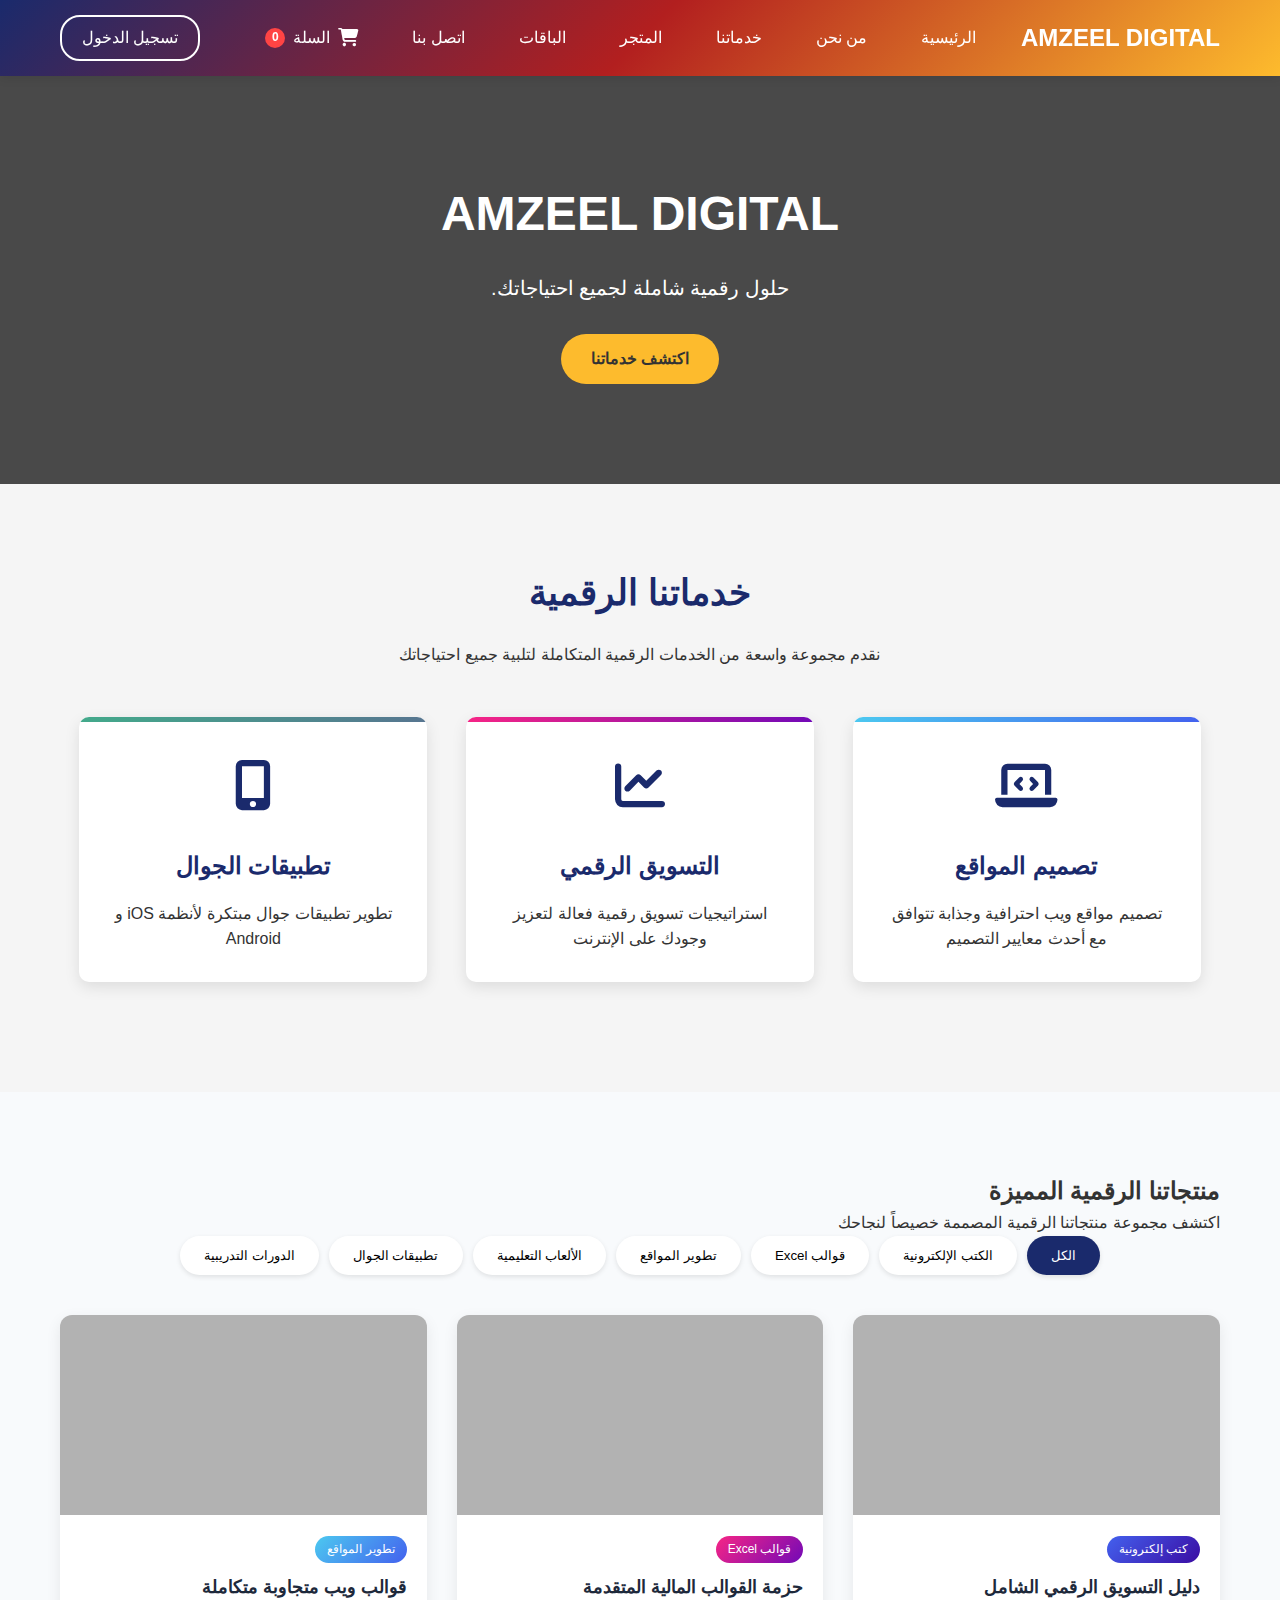
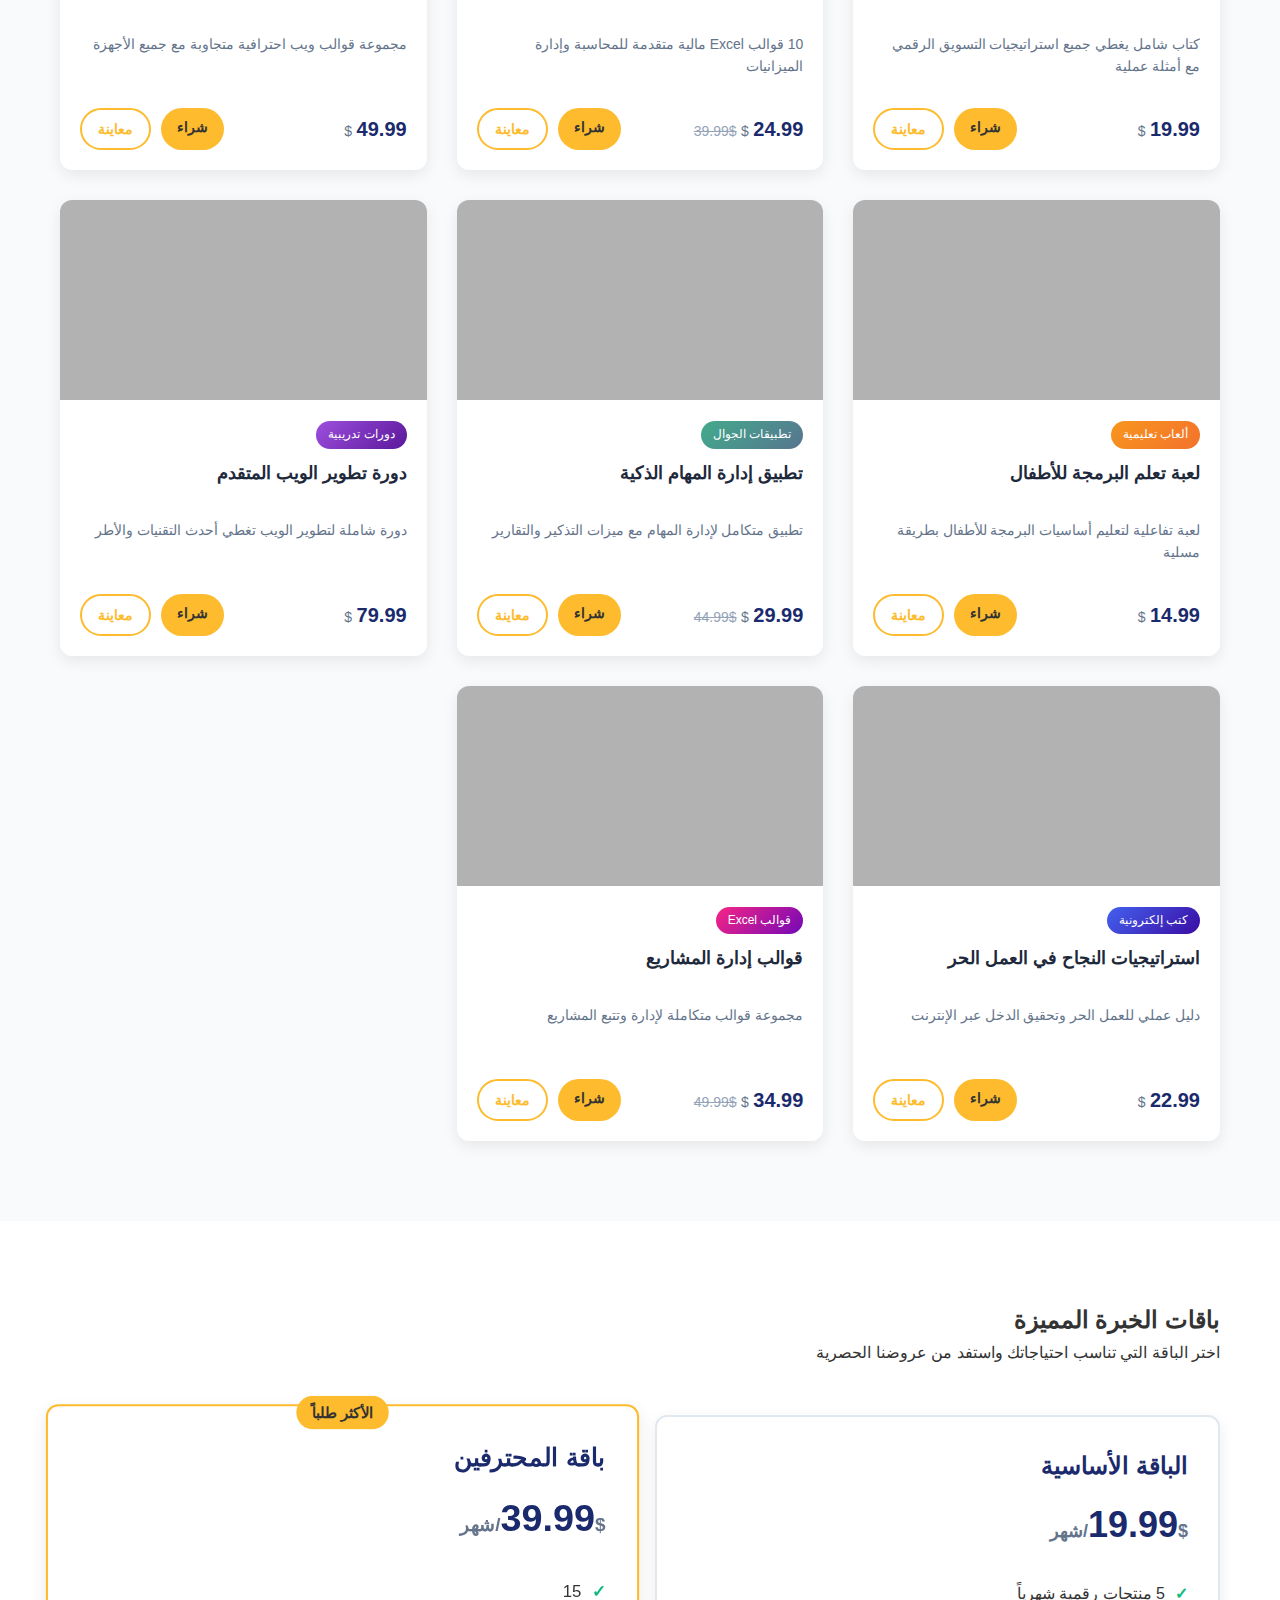
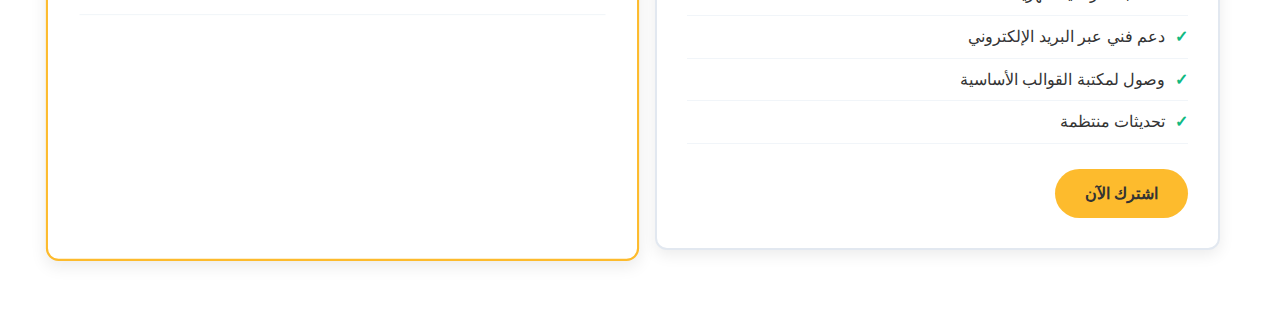
<file: index.html>
<!DOCTYPE html>
<html lang="ar" dir="rtl">
<head>
    <meta charset="UTF-8">
    <meta name="viewport" content="width=device-width, initial-scale=1.0">
    <title>AMZEEL DIGITAL - حلول رقمية شاملة</title>
    <link rel="stylesheet" href="https://cdnjs.cloudflare.com/ajax/libs/font-awesome/6.4.0/css/all.min.css">
    <style>
        * {
            margin: 0;
            padding: 0;
            box-sizing: border-box;
            font-family: 'Segoe UI', Tahoma, Geneva, Verdana, sans-serif;
        }
        
        body {
            background-color: #f5f5f5;
            color: #333;
            line-height: 1.6;
        }
        
        .container {
            max-width: 1200px;
            margin: 0 auto;
            padding: 0 20px;
        }
        
        /* رأس الصفحة */
        header {
            background: linear-gradient(135deg, #1a2a6c, #b21f1f, #fdbb2d);
            color: white;
            padding: 15px 0;
            box-shadow: 0 2px 10px rgba(0, 0, 0, 0.1);
            position: sticky;
            top: 0;
            z-index: 100;
        }
        
        .header-content {
            display: flex;
            justify-content: space-between;
            align-items: center;
        }
        
        .logo {
            font-size: 24px;
            font-weight: bold;
        }
        
        /* القائمة الأفقية */
        nav ul {
            display: flex;
            list-style: none;
        }
        
        nav ul li {
            margin: 0 15px;
        }
        
        nav ul li a {
            color: white;
            text-decoration: none;
            font-weight: 500;
            padding: 8px 12px;
            border-radius: 4px;
            transition: all 0.3s ease;
            display: flex;
            align-items: center;
        }
        
        nav ul li a:hover {
            background-color: rgba(255, 255, 255, 0.2);
        }
        
        /* تنسيقات السلة */
        .cart-icon {
            position: relative;
            display: flex;
            align-items: center;
            gap: 8px;
        }
        
        .cart-icon i {
            font-size: 18px;
            color: white;
        }
        
        .cart-count {
            background: #ff4444;
            color: white;
            border-radius: 50%;
            width: 20px;
            height: 20px;
            display: flex;
            align-items: center;
            justify-content: center;
            font-size: 12px;
            font-weight: bold;
        }

        /* زر تسجيل الدخول والإدارة */
        .auth-buttons {
            display: flex;
            gap: 10px;
            margin-right: 20px;
        }

        .btn-login {
            background: transparent;
            border: 2px solid white;
            color: white;
            padding: 8px 20px;
            border-radius: 20px;
            text-decoration: none;
            transition: all 0.3s ease;
        }

        .btn-login:hover {
            background: white;
            color: #1a2a6c;
        }

        .btn-admin {
            background: #ff4444;
            border: 2px solid #ff4444;
            color: white;
            padding: 8px 20px;
            border-radius: 20px;
            text-decoration: none;
            transition: all 0.3s ease;
        }

        .btn-admin:hover {
            background: #ff6666;
            border-color: #ff6666;
        }
        
        /* باقي التنسيقات */
        .hero {
            background: linear-gradient(rgba(0, 0, 0, 0.7), rgba(0, 0, 0, 0.7)), url('https://images.unsplash.com/photo-1551288049-bebda4e38f71?ixlib=rb-1.2.1&auto=format&fit=crop&w=1350&q=80');
            background-size: cover;
            background-position: center;
            color: white;
            text-align: center;
            padding: 100px 0;
        }
        
        .hero h1 {
            font-size: 48px;
            margin-bottom: 20px;
        }
        
        .hero p {
            font-size: 20px;
            max-width: 700px;
            margin: 0 auto 30px;
        }
        
        .btn {
            display: inline-block;
            background: #fdbb2d;
            color: #333;
            padding: 12px 30px;
            border-radius: 30px;
            text-decoration: none;
            font-weight: bold;
            transition: all 0.3s ease;
        }
        
        .btn:hover {
            background: #ffcc44;
            transform: translateY(-3px);
            box-shadow: 0 5px 15px rgba(0, 0, 0, 0.2);
        }
        
        .btn-outline {
            background: transparent;
            border: 2px solid #fdbb2d;
            color: #fdbb2d;
        }
        
        .btn-outline:hover {
            background: #fdbb2d;
            color: #333;
        }
        
        .content {
            padding: 80px 0;
            text-align: center;
        }
        
        .content h2 {
            font-size: 36px;
            margin-bottom: 20px;
            color: #1a2a6c;
        }
        
        .services {
            display: flex;
            justify-content: space-around;
            flex-wrap: wrap;
            margin-top: 50px;
        }
        
        .service {
            flex: 0 0 30%;
            background: white;
            padding: 30px;
            border-radius: 10px;
            box-shadow: 0 5px 15px rgba(0, 0, 0, 0.1);
            margin-bottom: 30px;
            transition: transform 0.3s ease;
            position: relative;
            overflow: hidden;
        }
        
        .service::before {
            content: "";
            position: absolute;
            top: 0;
            right: 0;
            width: 100%;
            height: 5px;
        }
        
        .service.web-design::before {
            background: linear-gradient(135deg, #4cc9f0, #4361ee);
        }
        
        .service.digital-marketing::before {
            background: linear-gradient(135deg, #f72585, #7209b7);
        }
        
        .service.app-development::before {
            background: linear-gradient(135deg, #43aa8b, #577590);
        }
        
        .service:hover {
            transform: translateY(-10px);
        }
        
        .service h3 {
            font-size: 24px;
            margin-bottom: 15px;
            color: #1a2a6c;
        }

        .service-icon {
            font-size: 50px;
            margin-bottom: 20px;
            color: #1a2a6c;
        }
        
        /* قسم المنتجات الرقمية */
        .digital-products {
            background: #f8fafc;
            padding: 80px 0;
        }
        
        .category-tabs {
            display: flex;
            justify-content: center;
            margin-bottom: 40px;
            flex-wrap: wrap;
            gap: 10px;
        }
        
        .category-tab {
            padding: 12px 24px;
            background: white;
            border: none;
            border-radius: 30px;
            cursor: pointer;
            font-weight: 500;
            transition: all 0.3s ease;
            box-shadow: 0 2px 5px rgba(0,0,0,0.1);
        }
        
        .category-tab.active {
            background: #1a2a6c;
            color: white;
        }
        
        .category-tab:hover:not(.active) {
            background: #e2e8f0;
        }
        
        .products-grid {
            display: grid;
            grid-template-columns: repeat(auto-fill, minmax(280px, 1fr));
            gap: 30px;
            margin-top: 20px;
        }
        
        .product-card {
            background: white;
            border-radius: 12px;
            overflow: hidden;
            box-shadow: 0 5px 15px rgba(0, 0, 0, 0.08);
            transition: all 0.3s ease;
        }
        
        .product-card:hover {
            transform: translateY(-10px);
            box-shadow: 0 15px 30px rgba(0, 0, 0, 0.15);
        }
        
        .product-image {
            height: 200px;
            background-size: cover;
            background-position: center;
            display: flex;
            align-items: center;
            justify-content: center;
            color: white;
            font-size: 48px;
            position: relative;
        }
        
        .product-image::before {
            content: "";
            position: absolute;
            top: 0;
            left: 0;
            right: 0;
            bottom: 0;
            background: rgba(0,0,0,0.3);
        }
        
        /* ألوان مختلفة لكل قسم */
        .category-books { background: linear-gradient(135deg, #4361ee, #3a0ca3); }
        .category-templates { background: linear-gradient(135deg, #f72585, #7209b7); }
        .category-web { background: linear-gradient(135deg, #4cc9f0, #4361ee); }
        .category-games { background: linear-gradient(135deg, #f8961e, #f3722c); }
        .category-apps { background: linear-gradient(135deg, #43aa8b, #577590); }
        .category-courses { background: linear-gradient(135deg, #9d4edd, #5a189a); }
        
        .product-content {
            padding: 20px;
        }
        
        .product-category {
            display: inline-block;
            padding: 4px 12px;
            border-radius: 20px;
            font-size: 12px;
            margin-bottom: 10px;
            color: white;
        }
        
        .product-title {
            font-size: 18px;
            margin-bottom: 10px;
            color: #1e293b;
            height: 50px;
            overflow: hidden;
        }
        
        .product-description {
            color: #64748b;
            margin-bottom: 15px;
            font-size: 14px;
            height: 60px;
            overflow: hidden;
        }
        
        .product-price {
            display: flex;
            justify-content: space-between;
            align-items: center;
            margin-top: 15px;
        }
        
        .price {
            font-size: 20px;
            font-weight: bold;
            color: #1a2a6c;
        }
        
        .price-currency {
            font-size: 14px;
            color: #64748b;
        }
        
        .original-price {
            text-decoration: line-through;
            color: #94a3b8;
            font-size: 14px;
            margin-left: 8px;
        }
        
        .product-actions {
            display: flex;
            gap: 10px;
        }
        
        .btn-small {
            padding: 8px 16px;
            font-size: 14px;
        }
        
        /* قسم الباقات */
        .packages {
            padding: 80px 0;
            background: white;
        }
        
        .packages-grid {
            display: grid;
            grid-template-columns: repeat(auto-fit, minmax(300px, 1fr));
            gap: 30px;
            margin-top: 50px;
        }
        
        .package-card {
            background: white;
            border-radius: 12px;
            padding: 30px;
            box-shadow: 0 5px 15px rgba(0, 0, 0, 0.08);
            border: 2px solid #e2e8f0;
            transition: all 0.3s ease;
            position: relative;
        }
        
        .package-card.featured {
            border-color: #fdbb2d;
            transform: scale(1.05);
        }
        
        .package-card:hover {
            transform: translateY(-5px);
            box-shadow: 0 10px 25px rgba(0, 0, 0, 0.1);
        }
        
        .package-card.featured:hover {
            transform: scale(1.05) translateY(-5px);
        }
        
        .package-badge {
            position: absolute;
            top: -10px;
            left: 50%;
            transform: translateX(-50%);
            background: #fdbb2d;
            color: #333;
            padding: 5px 15px;
            border-radius: 20px;
            font-size: 14px;
            font-weight: bold;
        }
        
        .package-title {
            font-size: 24px;
            margin-bottom: 10px;
            color: #1a2a6c;
        }
        
        .package-price {
            font-size: 36px;
            font-weight: bold;
            color: #1a2a6c;
            margin-bottom: 20px;
        }
        
        .package-price-currency {
            font-size: 18px;
            color: #64748b;
        }
        
        .package-features {
            list-style: none;
            margin-bottom: 25px;
        }
        
        .package-features li {
            padding: 8px 0;
            border-bottom: 1px solid #f1f5f9;
            display: flex;
            align-items: center;
        }
        
        .package-features li:before {
            content: "✓";
            color: #10b981;
            margin-left: 10px;
            font-weight: bold;
        }
        
        .contact {
            background: #1a2a6c;
            color: white;
            padding: 80px 0;
            text-align: center;
        }
        
        .contact h2 {
            font-size: 36px;
            margin-bottom: 20px;
        }
        
        .contact-form {
            max-width: 600px;
            margin: 40px auto 0;
        }
        
        .form-group {
            margin-bottom: 20px;
        }
        
        .form-group input,
        .form-group textarea {
            width: 100%;
            padding: 12px;
            border: none;
            border-radius: 4px;
            background: rgba(255, 255, 255, 0.9);
        }
        
        .form-group textarea {
            height: 150px;
        }

        /* لوحة التحكم */
        .admin-panel {
            display: none;
            background: white;
            padding: 40px 0;
            min-height: 500px;
        }

        .admin-container {
            max-width: 1200px;
            margin: 0 auto;
            padding: 0 20px;
        }

        .admin-header {
            display: flex;
            justify-content: space-between;
            align-items: center;
            margin-bottom: 30px;
            padding-bottom: 20px;
            border-bottom: 2px solid #e2e8f0;
        }

        .admin-stats {
            display: grid;
            grid-template-columns: repeat(auto-fit, minmax(200px, 1fr));
            gap: 20px;
            margin-bottom: 30px;
        }

        .stat-card {
            background: white;
            padding: 20px;
            border-radius: 10px;
            box-shadow: 0 2px 10px rgba(0,0,0,0.1);
            text-align: center;
        }

        .stat-number {
            font-size: 36px;
            font-weight: bold;
            color: #1a2a6c;
            margin-bottom: 10px;
        }

        .admin-actions {
            display: grid;
            grid-template-columns: repeat(auto-fit, minmax(250px, 1fr));
            gap: 20px;
        }

        .action-card {
            background: white;
            padding: 25px;
            border-radius: 10px;
            box-shadow: 0 2px 10px rgba(0,0,0,0.1);
            text-align: center;
            transition: transform 0.3s ease;
        }

        .action-card:hover {
            transform: translateY(-5px);
        }

        .action-card i {
            font-size: 40px;
            color: #1a2a6c;
            margin-bottom: 15px;
        }

        /* نافذة تسجيل الدخول */
        .login-modal {
            display: none;
            position: fixed;
            top: 0;
            left: 0;
            width: 100%;
            height: 100%;
            background: rgba(0,0,0,0.5);
            z-index: 1000;
            justify-content: center;
            align-items: center;
        }

        .login-form {
            background: white;
            padding: 40px;
            border-radius: 10px;
            width: 400px;
            max-width: 90%;
        }

        .login-form h3 {
            text-align: center;
            margin-bottom: 30px;
            color: #1a2a6c;
        }

        .form-actions {
            display: flex;
            justify-content: space-between;
            margin-top: 20px;
        }
        
        footer {
            background: #333;
            color: white;
            text-align: center;
            padding: 30px 0;
        }
        
        @media (max-width: 768px) {
            .header-content {
                flex-direction: column;
            }
            
            nav ul {
                margin-top: 15px;
                flex-wrap: wrap;
                justify-content: center;
            }
            
            nav ul li {
                margin: 5px 10px;
            }
            
            .hero h1 {
                font-size: 36px;
            }
            
            .service {
                flex: 0 0 100%;
            }
            
            .package-card.featured {
                transform: scale(1);
            }
            
            .package-card.featured:hover {
                transform: translateY(-5px);
            }
            
            .category-tabs {
                flex-direction: column;
                align-items: center;
            }
            
            .category-tab {
                width: 80%;
                margin-bottom: 10px;
            }

            .auth-buttons {
                margin-right: 0;
                margin-top: 10px;
            }
        }
    </style>
</head>
<body>
    <header>
        <div class="container">
            <div class="header-content">
                <div class="logo">AMZEEL DIGITAL</div>
                <nav>
                    <ul>
                        <li><a href="#">الرئيسية</a></li>
                        <li><a href="#">من نحن</a></li>
                        <li><a href="#">خدماتنا</a></li>
                        <li><a href="#">المتجر</a></li>
                        <li><a href="#">الباقات</a></li>
                        <li><a href="#">اتصل بنا</a></li>
                        <!-- خانة السلة -->
                        <li>
                            <a href="#" class="cart-icon">
                                <i class="fas fa-shopping-cart"></i>
                                السلة
                                <span class="cart-count">0</span>
                            </a>
                        </li>
                    </ul>
                </nav>
                <div class="auth-buttons">
                    <a href="#" class="btn-login" id="loginBtn">تسجيل الدخول</a>
                    <a href="#" class="btn-admin" id="adminBtn" style="display:none;">لوحة التحكم</a>
                </div>
            </div>
        </div>
    </header>

    <!-- نافذة تسجيل الدخول -->
    <div class="login-modal" id="loginModal">
        <div class="login-form">
            <h3>تسجيل الدخول للإدارة</h3>
            <div class="form-group">
                <input type="text" id="username" placeholder="اسم المستخدم" value="admin">
            </div>
            <div class="form-group">
                <input type="password" id="password" placeholder="كلمة المرور" value="admin123">
            </div>
            <div class="form-actions">
                <button type="button" class="btn" id="submitLogin">دخول</button>
                <button type="button" class="btn btn-outline" id="closeLogin">إلغاء</button>
            </div>
            <div style="margin-top: 15px; font-size: 12px; color: #666; text-align: center;">
                بيانات الدخول الافتراضية:<br>
                المستخدم: admin | كلمة المرور: admin123
            </div>
        </div>
    </div>

    <!-- المحتوى الرئيسي -->
    <div id="mainContent">
        <section class="hero">
            <div class="container">
                <h1>AMZEEL DIGITAL</h1>
                <p>حلول رقمية شاملة لجميع احتياجاتك.</p>
                <a href="#" class="btn">اكتشف خدماتنا</a>
            </div>
        </section>

        <section class="content">
            <div class="container">
                <h2>خدماتنا الرقمية</h2>
                <p>نقدم مجموعة واسعة من الخدمات الرقمية المتكاملة لتلبية جميع احتياجاتك</p>
                
                <div class="services">
                    <div class="service web-design">
                        <div class="service-icon">
                            <i class="fas fa-laptop-code"></i>
                        </div>
                        <h3>تصميم المواقع</h3>
                        <p>تصميم مواقع ويب احترافية وجذابة تتوافق مع أحدث معايير التصميم</p>
                    </div>
                    <div class="service digital-marketing">
                        <div class="service-icon">
                            <i class="fas fa-chart-line"></i>
                        </div>
                        <h3>التسويق الرقمي</h3>
                        <p>استراتيجيات تسويق رقمية فعالة لتعزيز وجودك على الإنترنت</p>
                    </div>
                    <div class="service app-development">
                        <div class="service-icon">
                            <i class="fas fa-mobile-alt"></i>
                        </div>
                        <h3>تطبيقات الجوال</h3>
                        <p>تطوير تطبيقات جوال مبتكرة لأنظمة iOS و Android</p>
                    </div>
                </div>
            </div>
        </section>

        <!-- قسم المنتجات الرقمية الكامل -->
        <section class="digital-products">
            <div class="container">
                <h2>منتجاتنا الرقمية المميزة</h2>
                <p>اكتشف مجموعة منتجاتنا الرقمية المصممة خصيصاً لنجاحك</p>
                
                <div class="category-tabs">
                    <button class="category-tab active" data-category="all">الكل</button>
                    <button class="category-tab" data-category="books">الكتب الإلكترونية</button>
                    <button class="category-tab" data-category="templates">قوالب Excel</button>
                    <button class="category-tab" data-category="web">تطوير المواقع</button>
                    <button class="category-tab" data-category="games">الألعاب التعليمية</button>
                    <button class="category-tab" data-category="apps">تطبيقات الجوال</button>
                    <button class="category-tab" data-category="courses">الدورات التدريبية</button>
                </div>
                
                <div class="products-grid">
                    <!-- كتب إلكترونية -->
                    <div class="product-card" data-category="books">
                        <div class="product-image category-books" style="background-image: url('https://images.unsplash.com/photo-1544716278-ca5e3f4abd8c?ixlib=rb-1.2.1&auto=format&fit=crop&w=600&q=80')">
                            <i class="fas fa-book"></i>
                        </div>
                        <div class="product-content">
                            <span class="product-category category-books">كتب إلكترونية</span>
                            <h3 class="product-title">دليل التسويق الرقمي الشامل</h3>
                            <p class="product-description">كتاب شامل يغطي جميع استراتيجيات التسويق الرقمي مع أمثلة عملية</p>
                            <div class="product-price">
                                <div>
                                    <span class="price">19.99</span>
                                    <span class="price-currency">$</span>
                                </div>
                                <div class="product-actions">
                                    <a href="#" class="btn btn-small">شراء</a>
                                    <a href="#" class="btn btn-small btn-outline">معاينة</a>
                                </div>
                            </div>
                        </div>
                    </div>
                    
                    <!-- قوالب Excel -->
                    <div class="product-card" data-category="templates">
                        <div class="product-image category-templates" style="background-image: url('https://images.unsplash.com/photo-1588872657578-7efd1f1555ed?ixlib=rb-1.2.1&auto=format&fit=crop&w=600&q=80')">
                            <i class="fas fa-file-excel"></i>
                        </div>
                        <div class="product-content">
                            <span class="product-category category-templates">قوالب Excel</span>
                            <h3 class="product-title">حزمة القوالب المالية المتقدمة</h3>
                            <p class="product-description">10 قوالب Excel مالية متقدمة للمحاسبة وإدارة الميزانيات</p>
                            <div class="product-price">
                                <div>
                                    <span class="price">24.99</span>
                                    <span class="price-currency">$</span>
                                    <span class="original-price">39.99$</span>
                                </div>
                                <div class="product-actions">
                                    <a href="#" class="btn btn-small">شراء</a>
                                    <a href="#" class="btn btn-small btn-outline">معاينة</a>
                                </div>
                            </div>
                        </div>
                    </div>
                    
                    <!-- تطوير المواقع -->
                    <div class="product-card" data-category="web">
                        <div class="product-image category-web" style="background-image: url('https://images.unsplash.com/photo-1627398242454-45a1465c2479?ixlib=rb-1.2.1&auto=format&fit=crop&w=600&q=80')">
                            <i class="fas fa-code"></i>
                        </div>
                        <div class="product-content">
                            <span class="product-category category-web">تطوير المواقع</span>
                            <h3 class="product-title">قوالب ويب متجاوبة متكاملة</h3>
                            <p class="product-description">مجموعة قوالب ويب احترافية متجاوبة مع جميع الأجهزة</p>
                            <div class="product-price">
                                <div>
                                    <span class="price">49.99</span>
                                    <span class="price-currency">$</span>
                                </div>
                                <div class="product-actions">
                                    <a href="#" class="btn btn-small">شراء</a>
                                    <a href="#" class="btn btn-small btn-outline">معاينة</a>
                                </div>
                            </div>
                        </div>
                    </div>
                    
                    <!-- ألعاب تعليمية -->
                    <div class="product-card" data-category="games">
                        <div class="product-image category-games" style="background-image: url('https://images.unsplash.com/photo-1550745165-9bc0b252726f?ixlib=rb-1.2.1&auto=format&fit=crop&w=600&q=80')">
                            <i class="fas fa-gamepad"></i>
                        </div>
                        <div class="product-content">
                            <span class="product-category category-games">ألعاب تعليمية</span>
                            <h3 class="product-title">لعبة تعلم البرمجة للأطفال</h3>
                            <p class="product-description">لعبة تفاعلية لتعليم أساسيات البرمجة للأطفال بطريقة مسلية</p>
                            <div class="product-price">
                                <div>
                                    <span class="price">14.99</span>
                                    <span class="price-currency">$</span>
                                </div>
                                <div class="product-actions">
                                    <a href="#" class="btn btn-small">شراء</a>
                                    <a href="#" class="btn btn-small btn-outline">معاينة</a>
                                </div>
                            </div>
                        </div>
                    </div>
                    
                    <!-- تطبيقات جوال -->
                    <div class="product-card" data-category="apps">
                        <div class="product-image category-apps" style="background-image: url('https://images.unsplash.com/photo-1512941937669-90a1b58e7e9c?ixlib=rb-1.2.1&auto=format&fit=crop&w=600&q=80')">
                            <i class="fas fa-mobile"></i>
                        </div>
                        <div class="product-content">
                            <span class="product-category category-apps">تطبيقات الجوال</span>
                            <h3 class="product-title">تطبيق إدارة المهام الذكية</h3>
                            <p class="product-description">تطبيق متكامل لإدارة المهام مع ميزات التذكير والتقارير</p>
                            <div class="product-price">
                                <div>
                                    <span class="price">29.99</span>
                                    <span class="price-currency">$</span>
                                    <span class="original-price">44.99$</span>
                                </div>
                                <div class="product-actions">
                                    <a href="#" class="btn btn-small">شراء</a>
                                    <a href="#" class="btn btn-small btn-outline">معاينة</a>
                                </div>
                            </div>
                        </div>
                    </div>
                    
                    <!-- دورات تدريبية -->
                    <div class="product-card" data-category="courses">
                        <div class="product-image category-courses" style="background-image: url('https://images.unsplash.com/photo-1501504905252-473c47e087f8?ixlib=rb-1.2.1&auto=format&fit=crop&w=600&q=80')">
                            <i class="fas fa-graduation-cap"></i>
                        </div>
                        <div class="product-content">
                            <span class="product-category category-courses">دورات تدريبية</span>
                            <h3 class="product-title">دورة تطوير الويب المتقدم</h3>
                            <p class="product-description">دورة شاملة لتطوير الويب تغطي أحدث التقنيات والأطر</p>
                            <div class="product-price">
                                <div>
                                    <span class="price">79.99</span>
                                    <span class="price-currency">$</span>
                                </div>
                                <div class="product-actions">
                                    <a href="#" class="btn btn-small">شراء</a>
                                    <a href="#" class="btn btn-small btn-outline">معاينة</a>
                                </div>
                            </div>
                        </div>
                    </div>

                    <!-- منتج إضافي 1 -->
                    <div class="product-card" data-category="books">
                        <div class="product-image category-books" style="background-image: url('https://images.unsplash.com/photo-1481627834876-b7833e8f5570?ixlib=rb-1.2.1&auto=format&fit=crop&w=600&q=80')">
                            <i class="fas fa-book-open"></i>
                        </div>
                        <div class="product-content">
                            <span class="product-category category-books">كتب إلكترونية</span>
                            <h3 class="product-title">استراتيجيات النجاح في العمل الحر</h3>
                            <p class="product-description">دليل عملي للعمل الحر وتحقيق الدخل عبر الإنترنت</p>
                            <div class="product-price">
                                <div>
                                    <span class="price">22.99</span>
                                    <span class="price-currency">$</span>
                                </div>
                                <div class="product-actions">
                                    <a href="#" class="btn btn-small">شراء</a>
                                    <a href="#" class="btn btn-small btn-outline">معاينة</a>
                                </div>
                            </div>
                        </div>
                    </div>

                    <!-- منتج إضافي 2 -->
                    <div class="product-card" data-category="templates">
                        <div class="product-image category-templates" style="background-image: url('https://images.unsplash.com/photo-1460925895917-afdab827c52f?ixlib=rb-1.2.1&auto=format&fit=crop&w=600&q=80')">
                            <i class="fas fa-chart-bar"></i>
                        </div>
                        <div class="product-content">
                            <span class="product-category category-templates">قوالب Excel</span>
                            <h3 class="product-title">قوالب إدارة المشاريع</h3>
                            <p class="product-description">مجموعة قوالب متكاملة لإدارة وتتبع المشاريع</p>
                            <div class="product-price">
                                <div>
                                    <span class="price">34.99</span>
                                    <span class="price-currency">$</span>
                                    <span class="original-price">49.99$</span>
                                </div>
                                <div class="product-actions">
                                    <a href="#" class="btn btn-small">شراء</a>
                                    <a href="#" class="btn btn-small btn-outline">معاينة</a>
                                </div>
                            </div>
                        </div>
                    </div>
                </div>
            </div>
        </section>

        <!-- قسم الباقات -->
        <section class="packages">
            <div class="container">
                <h2>باقات الخبرة المميزة</h2>
                <p>اختر الباقة التي تناسب احتياجاتك واستفد من عروضنا الحصرية</p>
                
                <div class="packages-grid">
                    <div class="package-card">
                        <h3 class="package-title">الباقة الأساسية</h3>
                        <div class="package-price">19.99<span class="package-price-currency">$/شهر</span></div>
                        <ul class="package-features">
                            <li>5 منتجات رقمية شهرياً</li>
                            <li>دعم فني عبر البريد الإلكتروني</li>
                            <li>وصول لمكتبة القوالب الأساسية</li>
                            <li>تحديثات منتظمة</li>
                        </ul>
                        <a href="#" class="btn">اشترك الآن</a>
                    </div>
                    
                    <div class="package-card featured">
                        <div class="package-badge">الأكثر طلباً</div>
                        <h3 class="package-title">باقة المحترفين</h3>
                        <div class="package-price">39.99<span class="package-price-currency">$/شهر</span></div>
                        <ul class="package-features">
                            <li>15
</file>
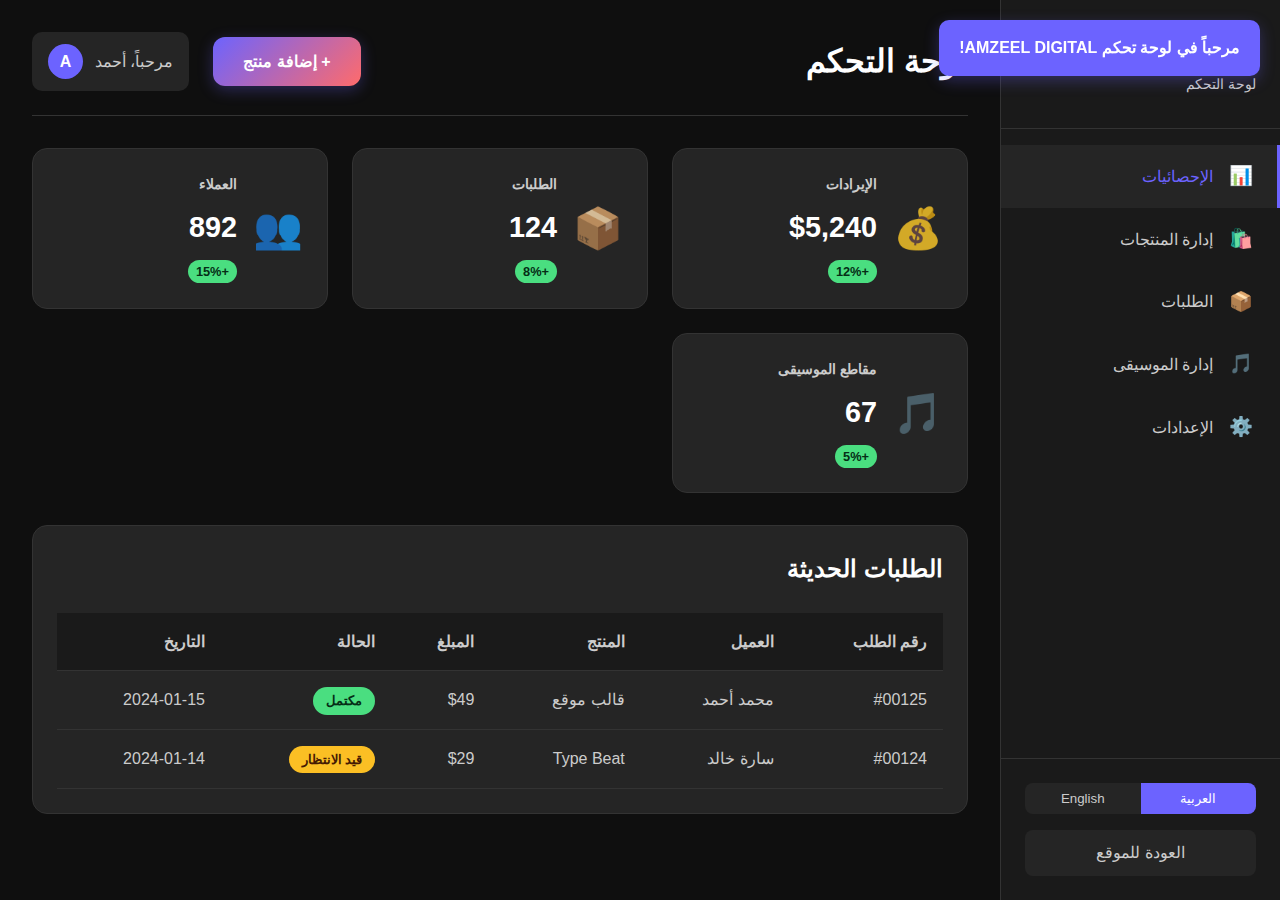
<file: admin/index.html>
<!DOCTYPE html>
<html lang="ar" dir="rtl">
<head>
    <meta charset="UTF-8">
    <meta name="viewport" content="width=device-width, initial-scale=1.0">
    <title>لوحة تحكم AMZEEL DIGITAL</title>
    <link rel="stylesheet" href="../css/style.css">
    <link rel="stylesheet" href="../css/admin.css">
</head>
<body class="admin-body">
    <!-- شريط التنقل للوحة التحكم -->
    <nav class="admin-nav">
        <div class="admin-nav-header">
            <h2>AMZEEL DIGITAL</h2>
            <p>لوحة التحكم</p>
        </div>
        <div class="admin-nav-menu">
            <a href="#dashboard" class="nav-item active" data-section="dashboard">
                <span>📊</span>
                <span data-ar="الإحصائيات" data-en="Dashboard">الإحصائيات</span>
            </a>
            <a href="#products" class="nav-item" data-section="products">
                <span>🛍️</span>
                <span data-ar="إدارة المنتجات" data-en="Products">إدارة المنتجات</span>
            </a>
            <a href="#orders" class="nav-item" data-section="orders">
                <span>📦</span>
                <span data-ar="الطلبات" data-en="Orders">الطلبات</span>
            </a>
            <a href="#music" class="nav-item" data-section="music">
                <span>🎵</span>
                <span data-ar="إدارة الموسيقى" data-en="Music">إدارة الموسيقى</span>
            </a>
            <a href="#settings" class="nav-item" data-section="settings">
                <span>⚙️</span>
                <span data-ar="الإعدادات" data-en="Settings">الإعدادات</span>
            </a>
        </div>
        <div class="admin-nav-footer">
            <div class="language-switcher">
                <button class="lang-btn active" data-lang="ar">العربية</button>
                <button class="lang-btn" data-lang="en">English</button>
            </div>
            <a href="../index.html" class="back-to-site" data-ar="العودة للموقع" data-en="Back to Site">العودة للموقع</a>
        </div>
    </nav>

    <!-- المحتوى الرئيسي -->
    <main class="admin-main">
        <!-- شريط العنوان -->
        <header class="admin-header">
            <h1 data-ar="لوحة التحكم" data-en="Dashboard">لوحة التحكم</h1>
            <div class="admin-actions">
                <button class="btn btn-primary" data-ar="+ إضافة منتج" data-en="+ Add Product">+ إضافة منتج</button>
                <div class="admin-user">
                    <span data-ar="مرحباً، أحمد" data-en="Welcome, Ahmed">مرحباً، أحمد</span>
                    <div class="user-avatar">A</div>
                </div>
            </div>
        </header>

        <!-- قسم الإحصائيات -->
        <section id="dashboard" class="admin-section active">
            <div class="stats-cards">
                <div class="stat-card">
                    <div class="stat-icon">💰</div>
                    <div class="stat-info">
                        <h3 data-ar="الإيرادات" data-en="Revenue">الإيرادات</h3>
                        <p class="stat-number">$5,240</p>
                        <span class="stat-change positive">+12%</span>
                    </div>
                </div>
                <div class="stat-card">
                    <div class="stat-icon">📦</div>
                    <div class="stat-info">
                        <h3 data-ar="الطلبات" data-en="Orders">الطلبات</h3>
                        <p class="stat-number">124</p>
                        <span class="stat-change positive">+8%</span>
                    </div>
                </div>
                <div class="stat-card">
                    <div class="stat-icon">👥</div>
                    <div class="stat-info">
                        <h3 data-ar="العملاء" data-en="Customers">العملاء</h3>
                        <p class="stat-number">892</p>
                        <span class="stat-change positive">+15%</span>
                    </div>
                </div>
                <div class="stat-card">
                    <div class="stat-icon">🎵</div>
                    <div class="stat-info">
                        <h3 data-ar="مقاطع الموسيقى" data-en="Music Tracks">مقاطع الموسيقى</h3>
                        <p class="stat-number">67</p>
                        <span class="stat-change positive">+5%</span>
                    </div>
                </div>
            </div>

            <!-- الطلبات الحديثة -->
            <div class="recent-orders">
                <h2 data-ar="الطلبات الحديثة" data-en="Recent Orders">الطلبات الحديثة</h2>
                <div class="orders-table">
                    <table>
                        <thead>
                            <tr>
                                <th data-ar="رقم الطلب" data-en="Order ID">رقم الطلب</th>
                                <th data-ar="العميل" data-en="Customer">العميل</th>
                                <th data-ar="المنتج" data-en="Product">المنتج</th>
                                <th data-ar="المبلغ" data-en="Amount">المبلغ</th>
                                <th data-ar="الحالة" data-en="Status">الحالة</th>
                                <th data-ar="التاريخ" data-en="Date">التاريخ</th>
                            </tr>
                        </thead>
                        <tbody>
                            <tr>
                                <td>#00125</td>
                                <td>محمد أحمد</td>
                                <td data-ar="قالب موقع" data-en="Website Template">قالب موقع</td>
                                <td>$49</td>
                                <td><span class="status completed" data-ar="مكتمل" data-en="Completed">مكتمل</span></td>
                                <td>2024-01-15</td>
                            </tr>
                            <tr>
                                <td>#00124</td>
                                <td>سارة خالد</td>
                                <td data-ar="Type Beat" data-en="Type Beat">Type Beat</td>
                                <td>$29</td>
                                <td><span class="status pending" data-ar="قيد الانتظار" data-en="Pending">قيد الانتظار</span></td>
                                <td>2024-01-14</td>
                            </tr>
                        </tbody>
                    </table>
                </div>
            </div>
        </section>

        <!-- قسم إدارة المنتجات -->
        <section id="products" class="admin-section">
            <div class="section-header">
                <h2 data-ar="إدارة المنتجات" data-en="Products Management">إدارة المنتجات</h2>
                <button class="btn btn-primary" data-ar="+ منتج جديد" data-en="+ New Product">+ منتج جديد</button>
            </div>
            <div class="products-table">
                <table>
                    <thead>
                        <tr>
                            <th data-ar="الصورة" data-en="Image">الصورة</th>
                            <th data-ar="اسم المنتج" data-en="Product Name">اسم المنتج</th>
                            <th data-ar="السعر" data-en="Price">السعر</th>
                            <th data-ar="الفئة" data-en="Category">الفئة</th>
                            <th data-ar="الحالة" data-en="Status">الحالة</th>
                            <th data-ar="الإجراءات" data-en="Actions">الإجراءات</th>
                        </tr>
                    </thead>
                    <tbody>
                        <tr>
                            <td><div class="product-thumb">💼</div></td>
                            <td data-ar="قالب موقع تجاري" data-en="Business Template">قالب موقع تجاري</td>
                            <td>$49</td>
                            <td data-ar="قوالب" data-en="Templates">قوالب</td>
                            <td><span class="status active" data-ar="نشط" data-en="Active">نشط</span></td>
                            <td>
                                <button class="btn-edit" data-ar="تعديل" data-en="Edit">تعديل</button>
                                <button class="btn-delete" data-ar="حذف" data-en="Delete">حذف</button>
                            </td>
                        </tr>
                    </tbody>
                </table>
            </div>
        </section>
    </main>

    <script src="../js/admin.js"></script>
</body>
</html>
</file>
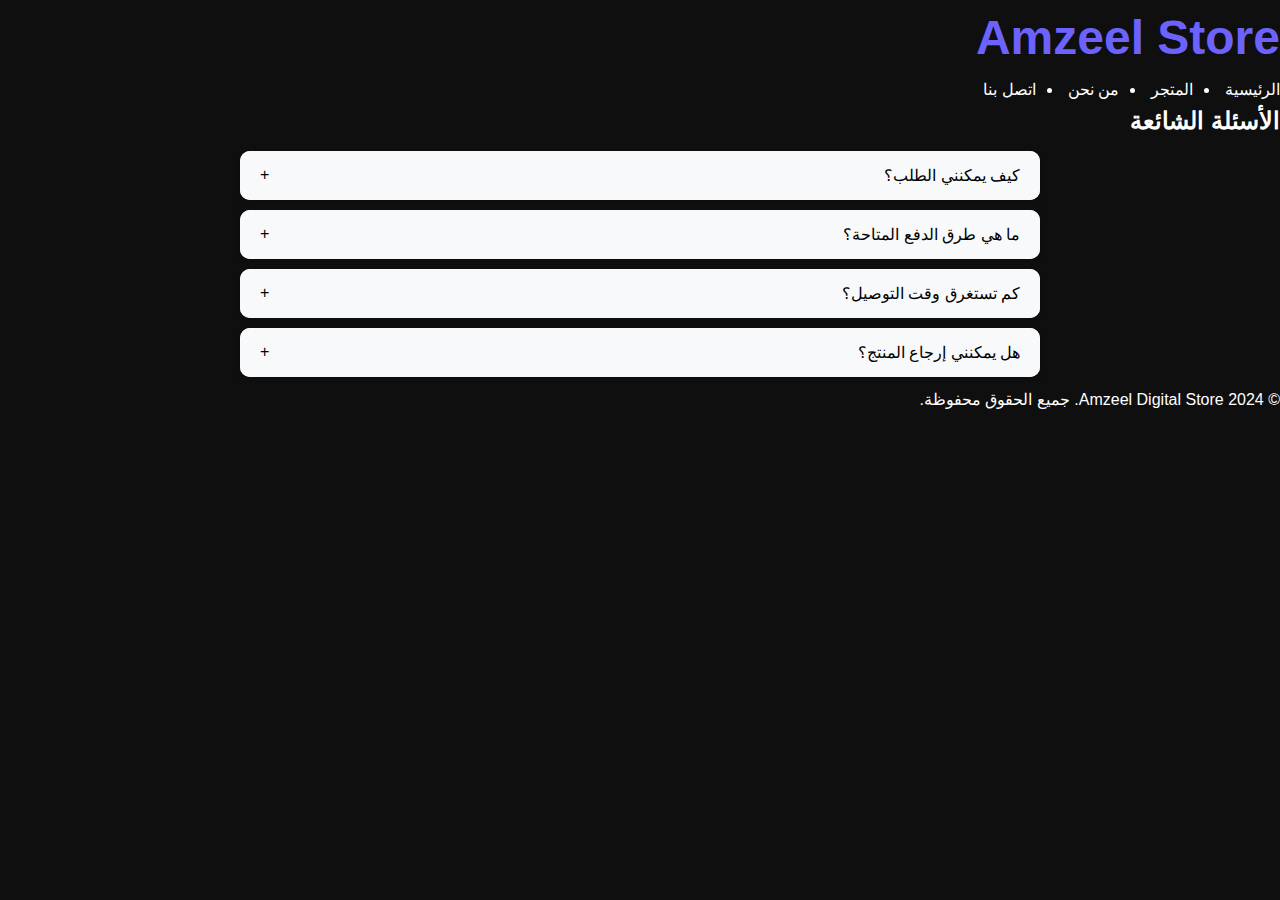
<file: faq.html>
<!DOCTYPE html>
<html lang="ar" dir="rtl">
<head>
    <meta charset="UTF-8">
    <meta name="viewport" content="width=device-width, initial-scale=1.0">
    <title>الأسئلة الشائعة - Amzeel Digital Store</title>
    <link rel="stylesheet" href="css/style.css">
    <style>
        .faq-container {
            max-width: 800px;
            margin: 0 auto;
        }
        .faq-item {
            background: white;
            margin: 10px 0;
            border-radius: 10px;
            overflow: hidden;
            box-shadow: 0 2px 5px rgba(0,0,0,0.1);
        }
        .faq-question {
            padding: 15px 20px;
            background: #f8f9fa;
            border: none;
            width: 100%;
            text-align: right;
            font-size: 16px;
            cursor: pointer;
            display: flex;
            justify-content: space-between;
            align-items: center;
        }
        .faq-answer {
            padding: 0 20px;
            max-height: 0;
            overflow: hidden;
            transition: max-height 0.3s ease, padding 0.3s ease;
        }
        .faq-item.active .faq-answer {
            padding: 15px 20px;
            max-height: 500px;
        }
    </style>
</head>
<body>
    <header>
        <nav>
            <div class="logo">
                <h1>Amzeel Store</h1>
            </div>
            <ul class="nav-links">
                <li><a href="index.html">الرئيسية</a></li>
                <li><a href="shop.html">المتجر</a></li>
                <li><a href="about.html">من نحن</a></li>
                <li><a href="contact.html">اتصل بنا</a></li>
            </ul>
        </nav>
    </header>

    <main class="faq-page">
        <section class="faq-section">
            <h2>الأسئلة الشائعة</h2>
            <div class="faq-container">
                <div class="faq-item">
                    <button class="faq-question">
                        كيف يمكنني الطلب؟
                        <span>+</span>
                    </button>
                    <div class="faq-answer">
                        <p>يمكنك الطلب عن طريق تصفح المنتجات، إضافتها إلى سلة التسوق، ثم إكمال عملية الشراء.</p>
                    </div>
                </div>
                
                <div class="faq-item">
                    <button class="faq-question">
                        ما هي طرق الدفع المتاحة؟
                        <span>+</span>
                    </button>
                    <div class="faq-answer">
                        <p>نحن نقبل الدفع بواسطة البطاقات الائتمانية، PayPal، والتحويل البنكي.</p>
                    </div>
                </div>
                
                <div class="faq-item">
                    <button class="faq-question">
                        كم تستغرق وقت التوصيل؟
                        <span>+</span>
                    </button>
                    <div class="faq-answer">
                        <p>مدة التوصيل من 3 إلى 7 أيام عمل حسب الموقع.</p>
                    </div>
                </div>
                
                <div class="faq-item">
                    <button class="faq-question">
                        هل يمكنني إرجاع المنتج؟
                        <span>+</span>
                    </button>
                    <div class="faq-answer">
                        <p>نعم، يمكنك إرجاع المنتج خلال 14 يوم من الاستلام بشروط معينة.</p>
                    </div>
                </div>
            </div>
        </section>
    </main>

    <footer>
        <p>&copy; 2024 Amzeel Digital Store. جميع الحقوق محفوظة.</p>
    </footer>

    <script>
        document.querySelectorAll('.faq-question').forEach(button => {
            button.addEventListener('click', () => {
                const item = button.parentNode;
                item.classList.toggle('active');
                button.querySelector('span').textContent = item.classList.contains('active') ? '-' : '+';
            });
        });
    </script>
</body>
</html>
</file>
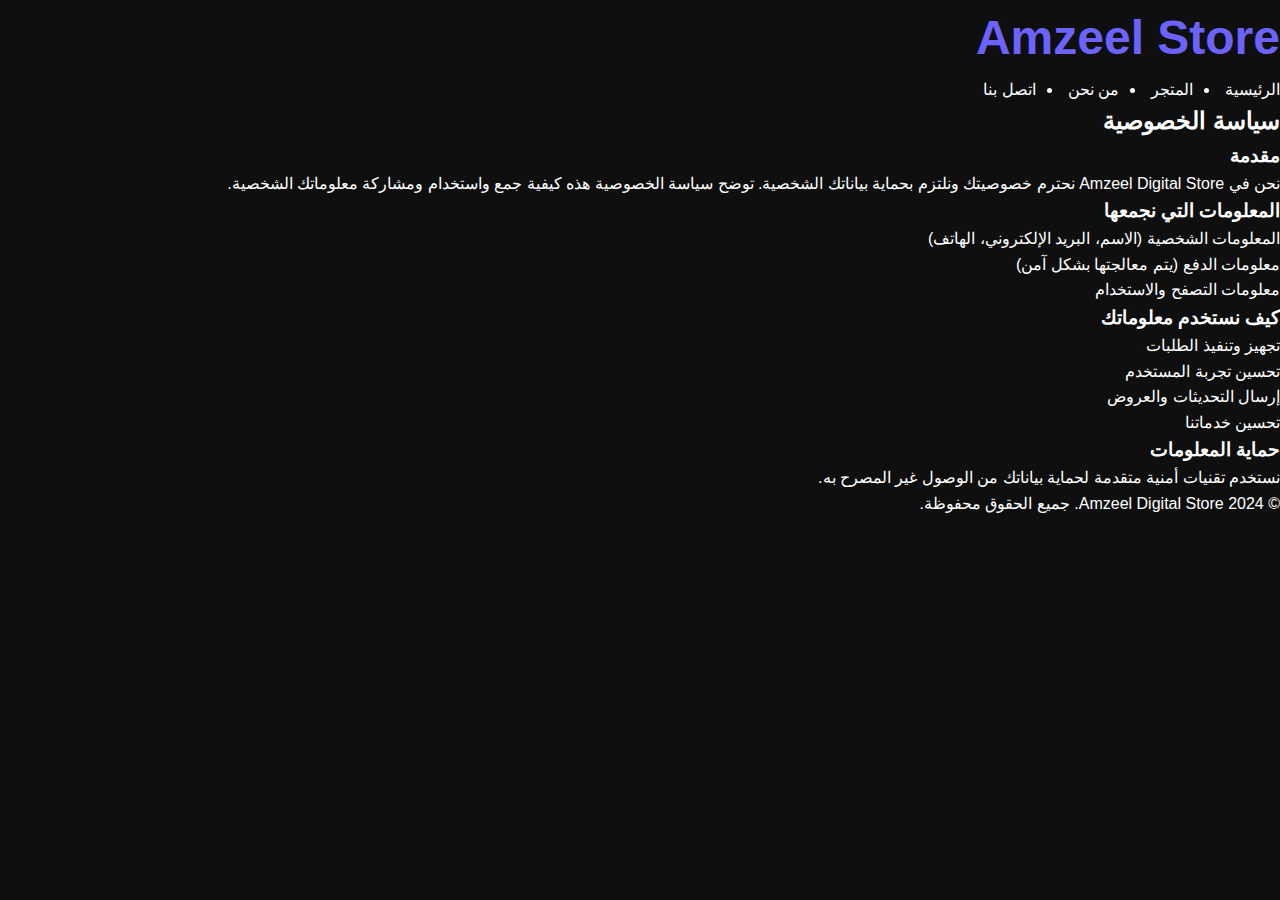
<file: privacy.html>
<!DOCTYPE html>
<html lang="ar" dir="rtl">
<head>
    <meta charset="UTF-8">
    <meta name="viewport" content="width=device-width, initial-scale=1.0">
    <title>سياسة الخصوصية - Amzeel Digital Store</title>
    <link rel="stylesheet" href="css/style.css">
</head>
<body>
    <header>
        <nav>
            <div class="logo">
                <h1>Amzeel Store</h1>
            </div>
            <ul class="nav-links">
                <li><a href="index.html">الرئيسية</a></li>
                <li><a href="shop.html">المتجر</a></li>
                <li><a href="about.html">من نحن</a></li>
                <li><a href="contact.html">اتصل بنا</a></li>
            </ul>
        </nav>
    </header>

    <main class="privacy-page">
        <section class="privacy-section">
            <h2>سياسة الخصوصية</h2>
            <div class="privacy-content">
                <h3>مقدمة</h3>
                <p>نحن في Amzeel Digital Store نحترم خصوصيتك ونلتزم بحماية بياناتك الشخصية. توضح سياسة الخصوصية هذه كيفية جمع واستخدام ومشاركة معلوماتك الشخصية.</p>
                
                <h3>المعلومات التي نجمعها</h3>
                <ul>
                    <li>المعلومات الشخصية (الاسم، البريد الإلكتروني، الهاتف)</li>
                    <li>معلومات الدفع (يتم معالجتها بشكل آمن)</li>
                    <li>معلومات التصفح والاستخدام</li>
                </ul>
                
                <h3>كيف نستخدم معلوماتك</h3>
                <ul>
                    <li>تجهيز وتنفيذ الطلبات</li>
                    <li>تحسين تجربة المستخدم</li>
                    <li>إرسال التحديثات والعروض</li>
                    <li>تحسين خدماتنا</li>
                </ul>
                
                <h3>حماية المعلومات</h3>
                <p>نستخدم تقنيات أمنية متقدمة لحماية بياناتك من الوصول غير المصرح به.</p>
            </div>
        </section>
    </main>

    <footer>
        <p>&copy; 2024 Amzeel Digital Store. جميع الحقوق محفوظة.</p>
    </footer>
</body>
</html>
</file>
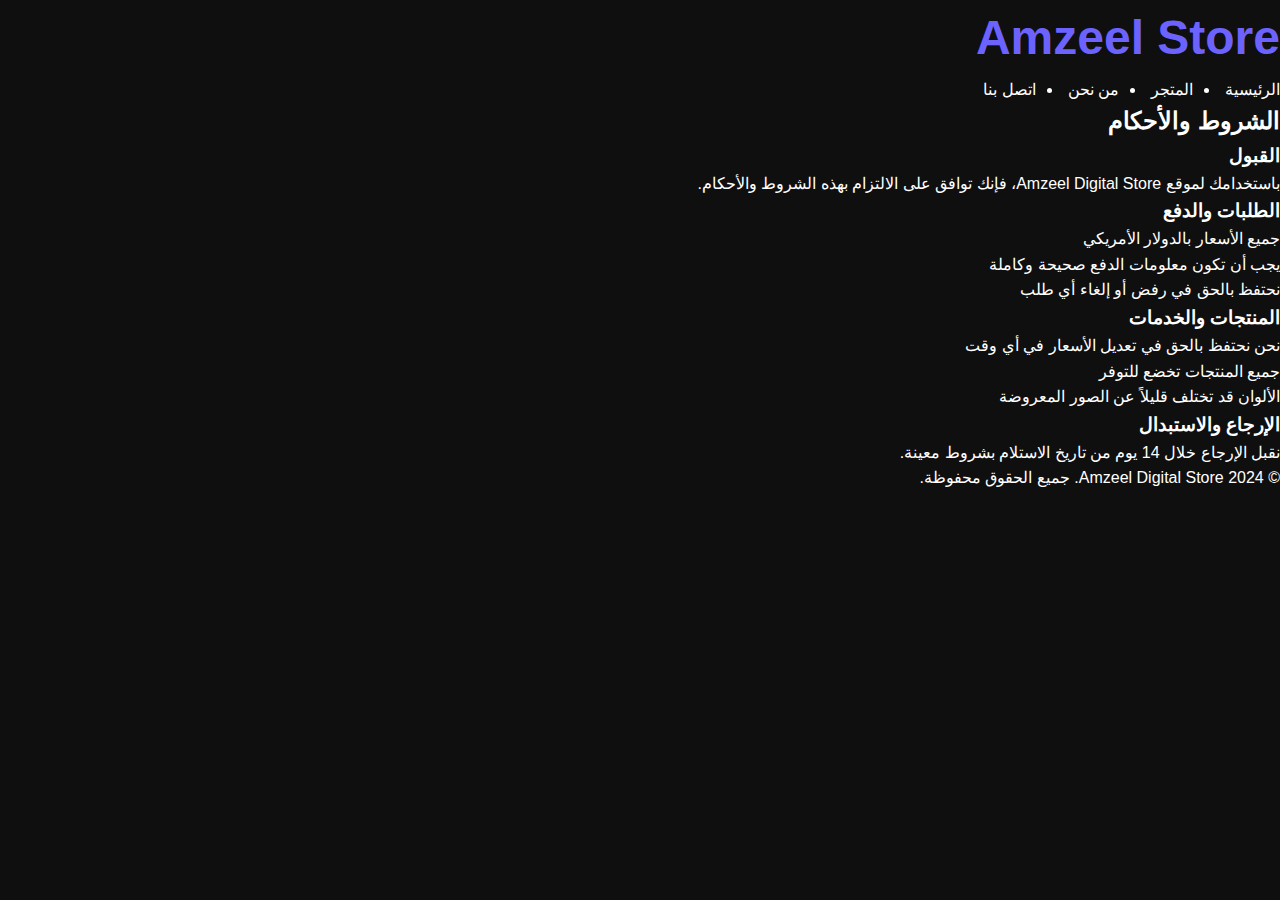
<file: terms.html>
<!DOCTYPE html>
<html lang="ar" dir="rtl">
<head>
    <meta charset="UTF-8">
    <meta name="viewport" content="width=device-width, initial-scale=1.0">
    <title>الشروط والأحكام - Amzeel Digital Store</title>
    <link rel="stylesheet" href="css/style.css">
</head>
<body>
    <header>
        <nav>
            <div class="logo">
                <h1>Amzeel Store</h1>
            </div>
            <ul class="nav-links">
                <li><a href="index.html">الرئيسية</a></li>
                <li><a href="shop.html">المتجر</a></li>
                <li><a href="about.html">من نحن</a></li>
                <li><a href="contact.html">اتصل بنا</a></li>
            </ul>
        </nav>
    </header>

    <main class="terms-page">
        <section class="terms-section">
            <h2>الشروط والأحكام</h2>
            <div class="terms-content">
                <h3>القبول</h3>
                <p>باستخدامك لموقع Amzeel Digital Store، فإنك توافق على الالتزام بهذه الشروط والأحكام.</p>
                
                <h3>الطلبات والدفع</h3>
                <ul>
                    <li>جميع الأسعار بالدولار الأمريكي</li>
                    <li>يجب أن تكون معلومات الدفع صحيحة وكاملة</li>
                    <li>نحتفظ بالحق في رفض أو إلغاء أي طلب</li>
                </ul>
                
                <h3>المنتجات والخدمات</h3>
                <ul>
                    <li>نحن نحتفظ بالحق في تعديل الأسعار في أي وقت</li>
                    <li>جميع المنتجات تخضع للتوفر</li>
                    <li>الألوان قد تختلف قليلاً عن الصور المعروضة</li>
                </ul>
                
                <h3>الإرجاع والاستبدال</h3>
                <p>نقبل الإرجاع خلال 14 يوم من تاريخ الاستلام بشروط معينة.</p>
            </div>
        </section>
    </main>

    <footer>
        <p>&copy; 2024 Amzeel Digital Store. جميع الحقوق محفوظة.</p>
    </footer>
</body>
</html>
</file>
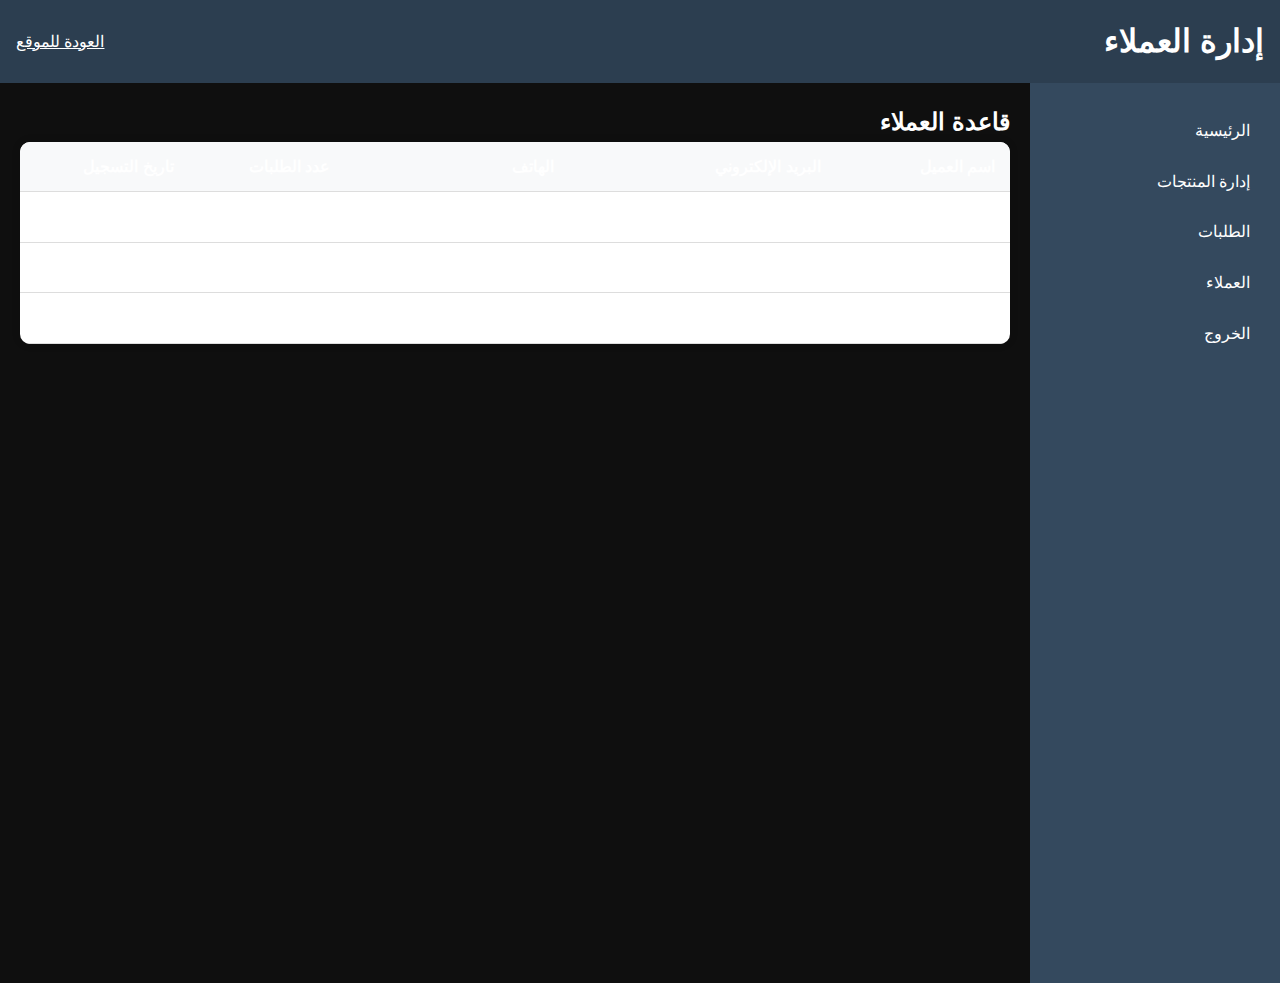
<file: admin/customers.html>
<!DOCTYPE html>
<html lang="ar" dir="rtl">
<head>
    <meta charset="UTF-8">
    <meta name="viewport" content="width=device-width, initial-scale=1.0">
    <title>إدارة العملاء - Amzeel Digital Store</title>
    <link rel="stylesheet" href="../css/style.css">
    <style>
        .admin-header {
            background: #2c3e50;
            color: white;
            padding: 1rem;
        }
        .admin-nav {
            display: flex;
            justify-content: space-between;
            align-items: center;
        }
        .admin-main {
            display: grid;
            grid-template-columns: 250px 1fr;
            min-height: 100vh;
        }
        .sidebar {
            background: #34495e;
            color: white;
            padding: 20px;
        }
        .sidebar a {
            color: white;
            display: block;
            padding: 10px;
            margin: 5px 0;
            text-decoration: none;
        }
        .sidebar a:hover {
            background: #4a6278;
        }
        .content {
            padding: 20px;
        }
        .customers-table {
            width: 100%;
            background: white;
            border-radius: 10px;
            overflow: hidden;
            box-shadow: 0 0 10px rgba(0,0,0,0.1);
        }
        .customers-table table {
            width: 100%;
            border-collapse: collapse;
        }
        .customers-table th, .customers-table td {
            padding: 12px 15px;
            text-align: right;
            border-bottom: 1px solid #ddd;
        }
        .customers-table th {
            background: #f8f9fa;
            font-weight: bold;
        }
    </style>
</head>
<body>
    <header class="admin-header">
        <nav class="admin-nav">
            <h1>إدارة العملاء</h1>
            <a href="../index.html" style="color: white;">العودة للموقع</a>
        </nav>
    </header>

    <div class="admin-main">
        <aside class="sidebar">
            <a href="dashboard.html">الرئيسية</a>
            <a href="products.html">إدارة المنتجات</a>
            <a href="orders.html">الطلبات</a>
            <a href="customers.html" class="active">العملاء</a>
            <a href="../index.html">الخروج</a>
        </aside>

        <main class="content">
            <h2>قاعدة العملاء</h2>
            
            <div class="customers-table">
                <table>
                    <thead>
                        <tr>
                            <th>اسم العميل</th>
                            <th>البريد الإلكتروني</th>
                            <th>الهاتف</th>
                            <th>عدد الطلبات</th>
                            <th>تاريخ التسجيل</th>
                        </tr>
                    </thead>
                    <tbody>
                        <tr>
                            <td>أحمد محمد</td>
                            <td>ahmed@example.com</td>
                            <td>+966 123 456 789</td>
                            <td>5</td>
                            <td>2024-01-01</td>
                        </tr>
                        <tr>
                            <td>فاطمة عبدالله</td>
                            <td>fatima@example.com</td>
                            <td>+966 123 456 788</td>
                            <td>3</td>
                            <td>2024-01-05</td>
                        </tr>
                        <tr>
                            <td>خالد السعدي</td>
                            <td>khaled@example.com</td>
                            <td>+966 123 456 787</td>
                            <td>2</td>
                            <td>2024-01-10</td>
                        </tr>
                    </tbody>
                </table>
            </div>
        </main>
    </div>
</body>
</html>
</file>
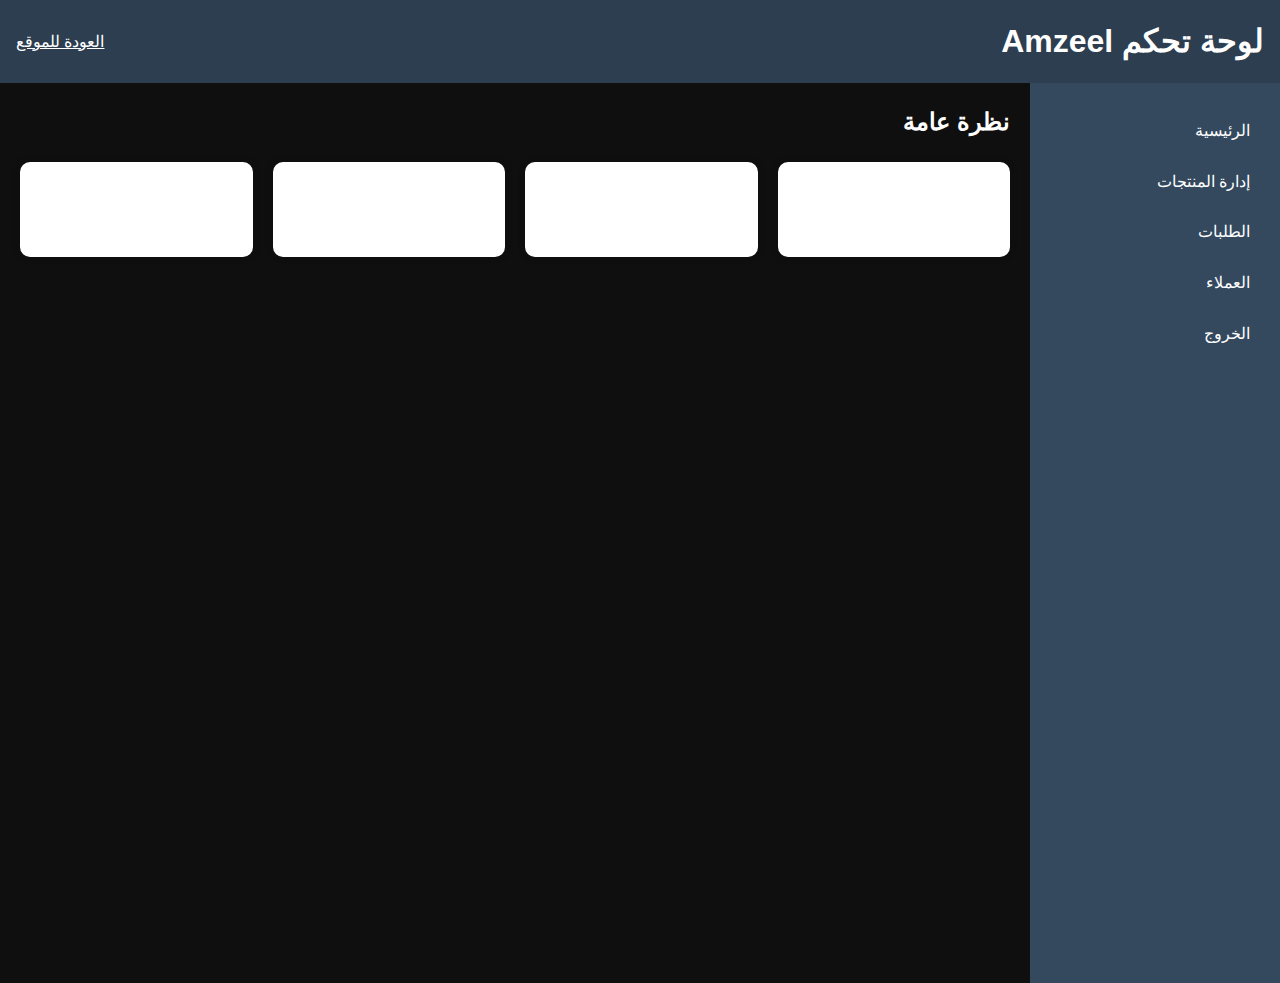
<file: admin/dashboard.html>
<!DOCTYPE html>
<html lang="ar" dir="rtl">
<head>
    <meta charset="UTF-8">
    <meta name="viewport" content="width=device-width, initial-scale=1.0">
    <title>لوحة التحكم - Amzeel Digital Store</title>
    <link rel="stylesheet" href="../css/style.css">
    <style>
        .admin-header {
            background: #2c3e50;
            color: white;
            padding: 1rem;
        }
        .admin-nav {
            display: flex;
            justify-content: space-between;
            align-items: center;
        }
        .admin-main {
            display: grid;
            grid-template-columns: 250px 1fr;
            min-height: 100vh;
        }
        .sidebar {
            background: #34495e;
            color: white;
            padding: 20px;
        }
        .sidebar a {
            color: white;
            display: block;
            padding: 10px;
            margin: 5px 0;
            text-decoration: none;
        }
        .sidebar a:hover {
            background: #4a6278;
        }
        .content {
            padding: 20px;
        }
        .stats-grid {
            display: grid;
            grid-template-columns: repeat(auto-fit, minmax(200px, 1fr));
            gap: 20px;
            margin: 20px 0;
        }
        .stat-card {
            background: white;
            padding: 20px;
            border-radius: 10px;
            box-shadow: 0 0 10px rgba(0,0,0,0.1);
            text-align: center;
        }
    </style>
</head>
<body>
    <header class="admin-header">
        <nav class="admin-nav">
            <h1>لوحة تحكم Amzeel</h1>
            <a href="../index.html" style="color: white;">العودة للموقع</a>
        </nav>
    </header>

    <div class="admin-main">
        <aside class="sidebar">
            <a href="dashboard.html" class="active">الرئيسية</a>
            <a href="products.html">إدارة المنتجات</a>
            <a href="orders.html">الطلبات</a>
            <a href="customers.html">العملاء</a>
            <a href="../index.html">الخروج</a>
        </aside>

        <main class="content">
            <h2>نظرة عامة</h2>
            <div class="stats-grid">
                <div class="stat-card">
                    <h3>إجمالي المبيعات</h3>
                    <p>$12,456</p>
                </div>
                <div class="stat-card">
                    <h3>عدد الطلبات</h3>
                    <p>124</p>
                </div>
                <div class="stat-card">
                    <h3>عدد العملاء</h3>
                    <p>89</p>
                </div>
                <div class="stat-card">
                    <h3>المنتجات</h3>
                    <p>15</p>
                </div>
            </div>
        </main>
    </div>

    <script src="../js/admin.js"></script>
</body>
</html>
</file>
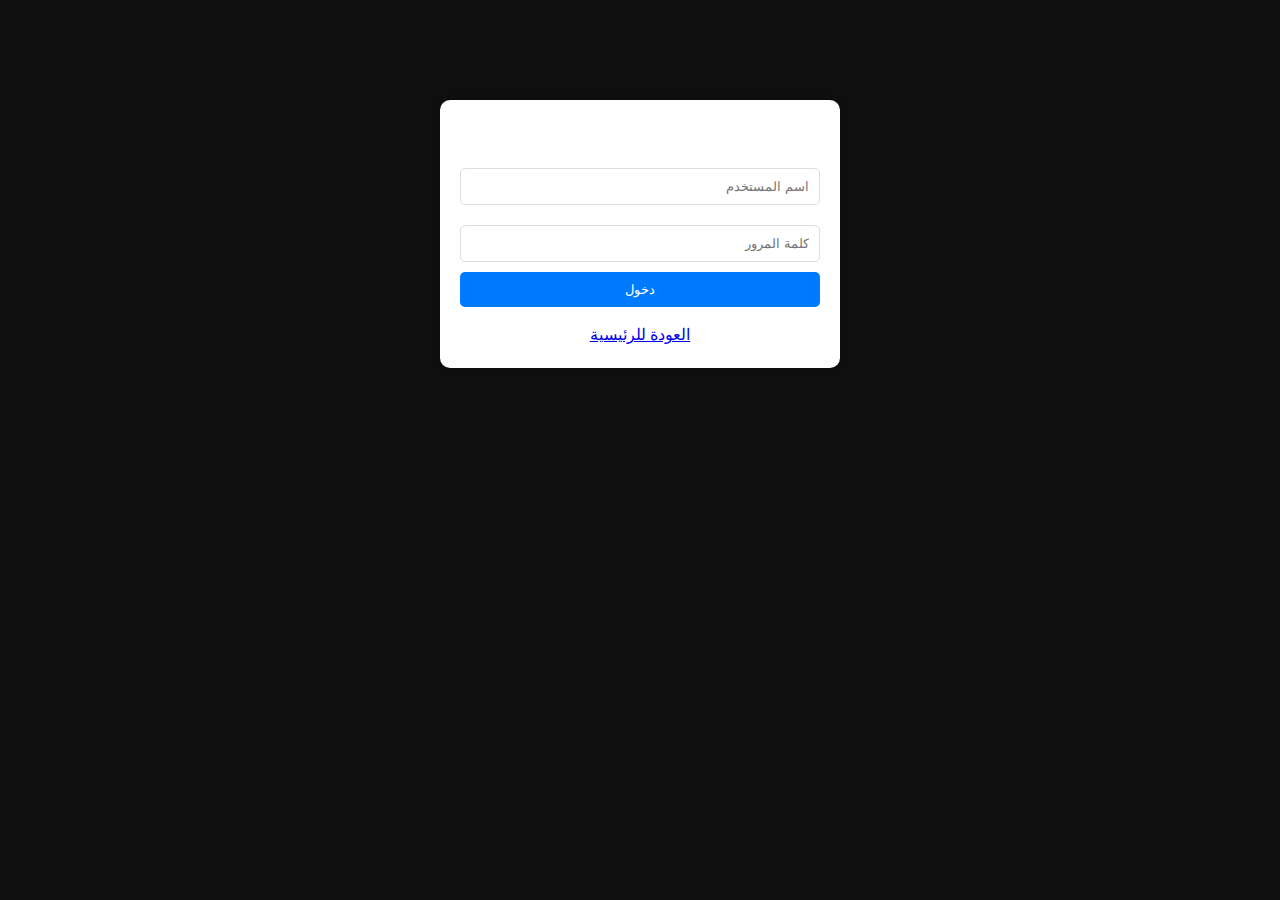
<file: admin/login.html>
<!DOCTYPE html>
<html lang="ar" dir="rtl">
<head>
    <meta charset="UTF-8">
    <meta name="viewport" content="width=device-width, initial-scale=1.0">
    <title>تسجيل الدخول للإدارة - Amzeel Digital Store</title>
    <link rel="stylesheet" href="../css/style.css">
    <style>
        .login-container {
            max-width: 400px;
            margin: 100px auto;
            padding: 20px;
            background: white;
            border-radius: 10px;
            box-shadow: 0 0 10px rgba(0,0,0,0.1);
        }
        .login-form input {
            width: 100%;
            padding: 10px;
            margin: 10px 0;
            border: 1px solid #ddd;
            border-radius: 5px;
        }
        .login-form button {
            width: 100%;
            padding: 10px;
            background: #007bff;
            color: white;
            border: none;
            border-radius: 5px;
            cursor: pointer;
        }
    </style>
</head>
<body>
    <div class="login-container">
        <h2>تسجيل الدخول للإدارة</h2>
        <form class="login-form">
            <input type="text" placeholder="اسم المستخدم" required>
            <input type="password" placeholder="كلمة المرور" required>
            <button type="submit">دخول</button>
        </form>
        <p style="text-align: center; margin-top: 15px;">
            <a href="../index.html">العودة للرئيسية</a>
        </p>
    </div>

    <script>
        document.querySelector('.login-form').addEventListener('submit', function(e) {
            e.preventDefault();
            // في الواقع، هذا يحتاج خادم للتحقق
            // لكن لل演示 سنذهب للdashboard مباشرة
            window.location.href = 'dashboard.html';
        });
    </script>
</body>
</html>
</file>
<file: css/style.css>
* {
    margin: 0;
    padding: 0;
    box-sizing: border-box;
}

body {
    font-family: Arial, sans-serif;
    background: #0f0f0f;
    color: white;
    line-height: 1.6;
}

/* تصميم الـ Navbar الأفقي */
.navbar {
    position: fixed;
    top: 0;
    width: 100%;
    background:

.nav-link {
    position: relative;
    padding: 0.75rem 0; /* زيادة padding */
    font-weight: 500;
    color: var(--text-secondary);
    font-size: 1.05rem; /* زيادة حجم الخط قليلاً */
    transition: all 0.3s ease;
}

.nav-link::after {
    content: '';
    position: absolute;
    bottom: 0;
    right: 0;
    width: 0;
    height: 3px; /* زيادة سماكة الخط */
    background: var(--gradient);
    transition: var(--transition);
}

.nav-link:hover::after,
.nav-link.active::after {
    width: 100%;
}

.nav-link:hover,
.nav-link.active {
    color: var(--text-primary);
    transform: translateY(-2px); /* إضافة تأثير رفع */
}

/* تحديث أزرار اللغة */
.language-switcher {
    display: flex;
    border: 1px solid var(--border-color);
    border-radius: 10px; /* زيادة radius */
    overflow: hidden;
    background: var(--surface-color);
    margin: 0 1rem; /* إضافة margin */
}

.lang-btn {
    padding: 10px 18px; /* زيادة padding */
    background: transparent;
    border: none;
    color: var(--text-secondary);
    cursor: pointer;
    transition: var(--transition);
    font-size: 0.95rem;
    font-weight: 500;
}

.lang-btn.active {
    background: var(--gradient);
    color: white;
}

.lang-btn:hover:not(.active) {
    background: rgba(108, 99, 255, 0.1);
}

/* تحديث سلة التسوق */
.cart-icon {
    position: relative;
    display: flex;
    align-items: center;
    justify-content: center;
    width: 50px; /* زيادة الحجم */
    height: 50px;
    background: var(--surface-color);
    border-radius: 12px;
    font-size: 1.3rem;
    transition: var(--transition);
    margin-right: 1rem; /* إضافة margin */
}

.cart-icon:hover {
    background: var(--primary-color);
    transform: scale(1.05);
}

.cart-count {
    position: absolute;
    top: -8px; /* تعديل الموقع */
    left: -8px;
    background: var(--accent-color);
    color: white;
    border-radius: 50%;
    width: 22px; /* زيادة الحجم */
    height: 22px;
    display: flex;
    align-items: center;
    justify-content: center;
    font-size: 0.75rem;
    font-weight: 600;
}
}

.cart-icon {
    position: relative;
    background: #252525;
    padding: 10px;
    border-radius: 8px;
    cursor: pointer;
    transition: all 0.3s ease;
}

.cart-icon:hover {
    background: #6c63ff;
    transform: scale(1.05);
}

.cart-count {
    position: absolute;
    top: -5px;
    left: -5px;
    background: #ff6b6b;
    color: white;
    border-radius: 50%;
    width: 20px;
    height: 20px;
    display: flex;
    align-items: center;
    justify-content: center;
    font-size: 0.8rem;
    font-weight: bold;
}
}

.nav-container {
    display: flex;
    justify-content: space-between;
    align-items: center;
    max-width: 1200px;
    margin: 0 auto;
    padding: 0 2rem;
}

.logo {
    font-size: 1.5rem;
    font-weight: bold;
    color: #6c63ff;
}

.nav-links {
    display: flex;
    gap: 2rem;
}

.nav-links a {
    color: white;
    text-decoration: none;
}

.hero {
    height: 100vh;
    display: flex;
    flex-direction: column;
    justify-content: center;
    align-items: center;
    text-align: center;
    background: linear-gradient(135deg, #1a1a1a, #0f0f0f);
}

.hero h1 {
    font-size: 3rem;
    margin-bottom: 1rem;
}

.hero p {
    font-size: 1.2rem;
    margin-bottom: 2rem;
    color: #ccc;
}

.btn {
    background: #6c63ff;
    color: white;
    padding: 12px 30px;
    border: none;
    border-radius: 5px;
    font-size: 1rem;
    cursor: pointer;
}/* قسم الخدمات */
.services {
    padding: 100px 0;
    background: #1a1a1a;
    position: relative;
}

.services h2 {
    text-align: center;
    font-size: 2.5rem;
    margin-bottom: 3rem;
    color: #6c63ff;
}

.services-grid {
    display: grid;
    grid-template-columns: repeat(auto-fit, minmax(350px, 1fr));
    gap: 2rem;
    max-width: 1200px;
    margin: 0 auto;
    padding: 0 2rem;
}

.service-card {
    background: #252525;
    padding: 2.5rem;
    border-radius: 20px;
    text-align: center;
    border: 1px solid #333;
    transition: all 0.3s ease;
    position: relative;
    overflow: hidden;
}

.service-card::before {
    content: '';
    position: absolute;
    top: 0;
    left: 0;
    width: 100%;
    height: 100%;
    background: linear-gradient(135deg, #6c63ff, #ff6b6b);
    opacity: 0;
    transition: opacity 0.3s ease;
}

.service-card:hover::before {
    opacity: 0.05;
}

.service-card:hover {
    transform: translateY(-10px);
    border-color: #6c63ff;
    box-shadow: 0 20px 40px rgba(108, 99, 255, 0.2);
}

.service-icon {
    font-size: 3.5rem;
    margin-bottom: 1.5rem;
    position: relative;
}

.service-card h3 {
    font-size: 1.5rem;
    margin-bottom: 1rem;
    color: white;
    position: relative;
}

.service-card p {
    color: #ccc;
    margin-bottom: 1.5rem;
    line-height: 1.6;
    position: relative;
}

.service-card .price {
    color: #6c63ff;
    font-weight: bold;
    font-size: 1.2rem;
    display: block;
    margin-bottom: 1.5rem;
    position: relative;
}

.service-btn {
    background: #6c63ff;
    color: white;
    border: none;
    padding: 12px 30px;
    border-radius: 8px;
    cursor: pointer;
    font-weight: bold;
    transition: all 0.3s ease;
    position: relative;
}

.service-btn:hover {
    background: #5a52d5;
    transform: translateY(-2px);
    box-shadow: 0 5px 15px rgba(108, 99, 255, 0.4);
}

/* قسم المتجر */
.products {
    padding: 100px 0;
    background: #0f0f0f;
}

.products h2 {
    text-align: center;
    font-size: 2.5rem;
    margin-bottom: 3rem;
    color: #6c63ff;
}

.filter-buttons {
    display: flex;
    justify-content: center;
    gap: 1rem;
    margin-bottom: 3rem;
    flex-wrap: wrap;
}

.filter-btn {
    background: #252525;
    border: 2px solid #333;
    color: #ccc;
    padding: 12px 24px;
    border-radius: 8px;
    cursor: pointer;
    transition: all 0.3s ease;
    font-weight: bold;
}

.filter-btn.active,
.filter-btn:hover {
    background: #6c63ff;
    color: white;
    border-color: #6c63ff;
    transform: translateY(-2px);
}

.products-grid {
    display: grid;
    grid-template-columns: repeat(auto-fill, minmax(300px, 1fr));
    gap: 2rem;
    max-width: 1200px;
    margin: 0 auto;
    padding: 0 2rem;
}

.product-card {
    background: #252525;
    border-radius: 15px;
    overflow: hidden;
    border: 1px solid #333;
    transition: all 0.3s ease;
    position: relative;
}

.product-card:hover {
    transform: translateY(-8px);
    border-color: #6c63ff;
    box-shadow: 0 15px 30px rgba(108, 99, 255, 0.2);
}

.product-image {
    height: 180px;
    background: #333;
    display: flex;
    align-items: center;
    justify-content: center;
    font-size: 4rem;
}

.product-info {
    padding: 1.5rem;
}

.product-card h3 {
    font-size: 1.3rem;
    margin-bottom: 0.5rem;
    color: white;
}

.product-card p {
    color: #ccc;
    margin-bottom: 1rem;
    line-height: 1.5;
}

.product-footer {
    display: flex;
    justify-content: space-between;
    align-items: center;
    margin-top: 1rem;
}

.product-footer .price {
    color: #6c63ff;
    font-weight: bold;
    font-size: 1.3rem;
}

.add-to-cart {
    background: #6c63ff;
    color: white;
    border: none;
    padding: 10px 20px;
    border-radius: 6px;
    cursor: pointer;
    transition: all 0.3s ease;
    font-weight: bold;
}

.add-to-cart:hover {
    background: #5a52d5;
    transform: translateY(-2px);
}

.container {
    max-width: 1200px;
    margin: 0 auto;
    padding: 0 2rem;
}/* قسم الموسيقى */
.music {
    padding: 100px 0;
    background: #1a1a1a;
}

.music h2 {
    text-align: center;
    font-size: 2.5rem;
    margin-bottom: 3rem;
    color: #6c63ff;
}

.music-player {
    background: #252525;
    border-radius: 20px;
    padding: 2rem;
    margin-bottom: 3rem;
    border: 1px solid #333;
    box-shadow: 0 10px 30px rgba(0, 0, 0, 0.3);
}

.player-controls {
    display: flex;
    justify-content: center;
    gap: 1rem;
    margin-bottom: 2rem;
}

.control-btn {
    width: 50px;
    height: 50px;
    border-radius: 50%;
    background: #6c63ff;
    border: none;
    color: white;
    font-size: 1.2rem;
    cursor: pointer;
    transition: all 0.3s ease;
}

.control-btn:hover {
    background: #5a52d5;
    transform: scale(1.1);
}

.track-info {
    text-align: center;
    margin-bottom: 2rem;
}

.track-title {
    font-size: 1.5rem;
    color: white;
    margin-bottom: 0.5rem;
}

.track-artist {
    color: #6c63ff;
    font-size: 1.1rem;
}

.progress-container {
    margin-bottom: 2rem;
}

.progress-bar {
    width: 100%;
    height: 6px;
    background: #333;
    border-radius: 3px;
    margin-bottom: 0.5rem;
    cursor: pointer;
}

.progress {
    width: 30%;
    height: 100%;
    background: #6c63ff;
    border-radius: 3px;
    transition: width 0.1s ease;
}

.time {
    display: flex;
    justify-content: space-between;
    color: #ccc;
    font-size: 0.9rem;
}

.volume-control {
    display: flex;
    align-items: center;
    gap: 1rem;
    justify-content: center;
}

.volume-slider {
    width: 100px;
    height: 4px;
    background: #333;
    border-radius: 2px;
    outline: none;
}

.volume-slider::-webkit-slider-thumb {
    appearance: none;
    width: 15px;
    height: 15px;
    background: #6c63ff;
    border-radius: 50%;
    cursor: pointer;
}

/* شبكة الـ Beats */
.beats-grid {
    display: grid;
    grid-template-columns: repeat(auto-fit, minmax(300px, 1fr));
    gap: 2rem;
}

.beat-card {
    background: #252525;
    border-radius: 15px;
    overflow: hidden;
    border: 1px solid #333;
    transition: all 0.3s ease;
}

.beat-card:hover {
    transform: translateY(-5px);
    border-color: #6c63ff;
    box-shadow: 0 10px 25px rgba(108, 99, 255, 0.2);
}

.beat-image {
    height: 120px;
    background: #333;
    display: flex;
    align-items: center;
    justify-content: center;
    font-size: 3rem;
}

.beat-info {
    padding: 1.5rem;
}

.beat-card h3 {
    font-size: 1.2rem;
    margin-bottom: 0.5rem;
    color: white;
}

.beat-card p {
    color: #ccc;
    margin-bottom: 1rem;
    font-size: 0.9rem;
}

.beat-actions {
    display: flex;
    gap: 1rem;
}

.preview-btn, .buy-btn {
    flex: 1;
    padding: 10px;
    border: none;
    border-radius: 6px;
    cursor: pointer;
    font-weight: bold;
    transition: all 0.3s ease;
}

.preview-btn {
    background: #333;
    color: white;
}

.preview-btn:hover {
    background: #444;
}

.buy-btn {
    background: #6c63ff;
    color: white;
}

.buy-btn:hover {
    background: #5a52d5;
    transform: translateY(-2px);
}

/* سلة التسوق */
.cart-modal {
    display: none;
    position: fixed;
    top: 0;
    left: 0;
    width: 100%;
    height: 100%;
    background: rgba(0, 0, 0, 0.8);
    z-index: 1000;
    align-items: center;
    justify-content: center;
}

.cart-content {
    background: #252525;
    border-radius: 20px;
    width: 90%;
    max-width: 500px;
    max-height: 80vh;
    overflow-y: auto;
    border: 1px solid #333;
}

.cart-header {
    display: flex;
    justify-content: space-between;
    align-items: center;
    padding: 1.5rem;
    border-bottom: 1px solid #333;
}

.cart-header h2 {
    color: white;
    margin: 0;
}

.close-cart {
    background: none;
    border: none;
    color: #ccc;
    font-size: 1.5rem;
    cursor: pointer;
    transition: color 0.3s ease;
}

.close-cart:hover {
    color: #ff6b6b;
}

.cart-items {
    padding: 1.5rem;
    max-height: 300px;
    overflow-y: auto;
}

.cart-item {
    display: flex;
    justify-content: space-between;
    align-items: center;
    padding: 1rem 0;
    border-bottom: 1px solid #333;
}

.cart-item:last-child {
    border-bottom: none;
}

.item-info h4 {
    color: white;
    margin-bottom: 0.5rem;
}

.item-price {
    color: #6c63ff;
    font-weight: bold;
}

.remove-item {
    background: #ff6b6b;
    color: white;
    border: none;
    padding: 5px 10px;
    border-radius: 5px;
    cursor: pointer;
    font-size: 0.8rem;
}

.cart-total {
    padding: 1.5rem;
    border-top: 1px solid #333;
    text-align: center;
}

.total-amount {
    color: #6c63ff;
    font-size: 1.3rem;
}

.checkout-btn {
    width: 100%;
    background: #6c63ff;
    color: white;
    border: none;
    padding: 15px;
    border-radius: 10px;
    font-size: 1.1rem;
    font-weight: bold;
    cursor: pointer;
    transition: all 0.3s ease;
    margin-top: 1rem;
}

.checkout-btn:hover {
    background: #5a52d5;
    transform: translateY(-2px);
}

/* نظام الدفع */
.payment-modal {
    display: none;
    position: fixed;
    top: 0;
    left: 0;
    width: 100%;
    height: 100%;
    background: rgba(0, 0, 0, 0.9);
    z-index: 1001;
    align-items: center;
    justify-content: center;
}

.payment-content {
    background: #252525;
    border-radius: 20px;
    width: 90%;
    max-width: 500px;
    max-height: 90vh;
    overflow-y: auto;
    border: 1px solid #333;
}

.payment-header {
    display: flex;
    justify-content: space-between;
    align-items: center;
    padding: 1.5rem;
    border-bottom: 1px solid #333;
}

.payment-header h2 {
    color: white;
    margin: 0;
}

.close-payment {
    background: none;
    border: none;
    color: #ccc;
    font-size: 1.5rem;
    cursor: pointer;
}

.payment-form {
    padding: 1.5rem;
}

.payment-methods h3 {
    color: white;
    margin-bottom: 1rem;
}

.methods-grid {
    display: grid;
    grid-template-columns: 1fr 1fr;
    gap: 1rem;
    margin-bottom: 2rem;
}

.method-card {
    border: 2px solid #333;
    border-radius: 10px;
    padding: 1rem;
    cursor: pointer;
    transition: all 0.3s ease;
}

.method-card:hover {
    border-color: #6c63ff;
}

.method-card input[type="radio"]:checked + .method-content {
    color: #6c63ff;
}

.method-content {
    display: flex;
    align-items: center;
    gap: 0.5rem;
    color: #ccc;
}

.method-icon {
    font-size: 1.2rem;
}

.card-details {
    margin-bottom: 2rem;
}

.card-details h3 {
    color: white;
    margin-bottom: 1rem;
}

.card-details input {
    width: 100%;
    padding: 12px;
    margin-bottom: 1rem;
    background: #333;
    border: 1px solid #444;
    border-radius: 8px;
    color: white;
}

.card-row {
    display: grid;
    grid-template-columns: 2fr 1fr;
    gap: 1rem;
}

.order-summary {
    background: #333;
    padding: 1.5rem;
    border-radius: 10px;
    margin-bottom: 2rem;
}

.order-summary h3 {
    color: white;
    margin-bottom: 1rem;
}

.summary-items {
    margin-bottom: 1rem;
}

.summary-item {
    display: flex;
    justify-content: space-between;
    margin-bottom: 0.5rem;
    color: #ccc;
}

.summary-total {
    border-top: 1px solid #555;
    padding-top: 1rem;
    color: white;
    font-size: 1.1rem;
}

.final-amount {
    color: #6c63ff;
}

.pay-now-btn {
    width: 100%;
    background: #4ade80;
    color: white;
    border: none;
    padding: 15px;
    border-radius: 10px;
    font-size: 1.1rem;
    font-weight: bold;
    cursor: pointer;
    transition: all 0.3s ease;
}

.pay-now-btn:hover {
    background: #3bc96d;
    transform: translateY(-2px);
}/* قسم من نحن */
.about {
    padding: 100px 0;
    background: #0f0f0f;
}

.about h2 {
    text-align: center;
    font-size: 2.5rem;
    margin-bottom: 3rem;
    color: #6c63ff;
}

.about-content {
    display: grid;
    grid-template-columns: 2fr 1fr;
    gap: 3rem;
    align-items: center;
}

.about-text h3 {
    font-size: 2rem;
    color: white;
    margin-bottom: 1.5rem;
}

.about-text p {
    font-size: 1.1rem;
    line-height: 1.8;
    color: #ccc;
    margin-bottom: 2rem;
}

.stats {
    display: grid;
    grid-template-columns: repeat(3, 1fr);
    gap: 2rem;
    margin-top: 2rem;
}

.stat {
    text-align: center;
    padding: 1.5rem;
    background: #252525;
    border-radius: 15px;
    border: 1px solid #333;
}

.stat h4 {
    font-size: 2rem;
    color: #6c63ff;
    margin-bottom: 0.5rem;
}

.stat p {
    color: #ccc;
    margin: 0;
}

.about-image {
    display: flex;
    justify-content: center;
    align-items: center;
}

.image-placeholder {
    width: 200px;
    height: 200px;
    background: #6c63ff;
    border-radius: 50%;
    display: flex;
    align-items: center;
    justify-content: center;
    font-size: 4rem;
    color: white;
}

/* قسم اتصل بنا */
.contact {
    padding: 100px 0;
    background: #1a1a1a;
}

.contact h2 {
    text-align: center;
    font-size: 2.5rem;
    margin-bottom: 3rem;
    color: #6c63ff;
}

.contact-content {
    display: grid;
    grid-template-columns: 1fr 1fr;
    gap: 3rem;
}

.contact-info {
    display: flex;
    flex-direction: column;
    gap: 2rem;
}

.contact-item {
    background: #252525;
    padding: 1.5rem;
    border-radius: 15px;
    border: 1px solid #333;
}

.contact-item h3 {
    color: #6c63ff;
    margin-bottom: 0.5rem;
    font-size: 1.1rem;
}

.contact-item p {
    color: #ccc;
    margin: 0;
    font-size: 1rem;
}

.contact-form {
    display: flex;
    flex-direction: column;
    gap: 1.5rem;
}

.contact-form input,
.contact-form select,
.contact-form textarea {
    padding: 15px;
    background: #252525;
    border: 1px solid #333;
    border-radius: 10px;
    color: white;
    font-size: 1rem;
    transition: all 0.3s ease;
}

.contact-form input:focus,
.contact-form select:focus,
.contact-form textarea:focus {
    outline: none;
    border-color: #6c63ff;
}

.contact-form input::placeholder,
.contact-form textarea::placeholder {
    color: #888;
}

/* رابط لوحة التحكم - مخفي عن الزبائن */
.admin-access {
    display: none; /* إخفاء الرابط */
}

/* فقط إظهار الرابط إذا كان المستخدم مسؤولاً */
.admin-access.admin-visible {
    display: block;
    position: fixed;
    bottom: 20px;
    left: 20px;
    z-index: 1000;
}

.admin-link {
    background: var(--primary-color);
    color: white;
    padding: 12px 24px;
    border-radius: 25px;
    text-decoration: none;
    font-weight: bold;
    transition: all 0.3s ease;
    box-shadow: 0 5px 15px rgba(108, 99, 255, 0.3);
    font-size: 0.9rem;
}

.admin-link:hover {
    background: var(--secondary-color);
    transform: translateY(-2px);
    box-shadow: 0 8px 25px rgba(108, 99, 255, 0.4);
}/* إضافة فواصل بين العناصر */
.nav-separator {
    width: 1px;
    height: 30px;
    background: var(--border-color);
    margin: 0 1rem;
}

/* إضافة أيقونات للروابط */
.nav-link {
    display: flex;
    align-items: center;
    gap: 0.5rem;
    padding: 0.75rem 1rem; /* زيادة المسافات */
}

.nav-link span:first-child {
    font-size: 1.1rem;
}

/* تحسين responsive design */
@media (max-width: 768px) {
    .nav-menu {
        gap: 1rem;
    }
    
    .nav-link {
        padding: 0.5rem 0.75rem;
        font-size: 1rem;
    }
    
    .nav-separator {
        display: none;
    }
    
    .language-switcher {
        margin: 0.5rem 0;
    }
}/* تصميم رابط لوحة التحكم عندما يكون مفعلاً */
.admin-access {
    display: none;
}

.admin-access[style*="display: block"] {
    animation: bounce 2s infinite;
}

.admin-link {
    display: flex;
    align-items: center;
    gap: 0.5rem;
    background: linear-gradient(135deg, #6c63ff, #ff6b6b);
    color: white;
    padding: 12px 20px;
    border-radius: 25px;
    text-decoration: none;
    font-weight: bold;
    transition: all 0.3s ease;
    box-shadow: 0 5px 20px rgba(108, 99, 255, 0.4);
    font-size: 0.9rem;
    border: 2px solid transparent;
}

.admin-link:hover {
    transform: translateY(-3px);
    box-shadow: 0 8px 30px rgba(108, 99, 255, 0.6);
    border-color: rgba(255, 255, 255, 0.3);
}

.admin-link span:first-child {
    font-size: 1.1rem;
}

@keyframes bounce {
    0%, 20%, 50%, 80%, 100% {
        transform: translateY(0);
    }
    40% {
        transform: translateY(-8px);
    }
    60% {
        transform: translateY(-4px);
    }
}

/* تأثيرات للإشعارات */
.notification {
    cursor: pointer;
    user-select: none;
}

.notification:hover {
    opacity: 0.9;
    transform: translateX(0) scale(1.02) !important;
}/* تحسينات الهيرو سيكشن */
.hero {
    background: linear-gradient(135deg, #0f0f0f 0%, #1a1a1a 50%, #0f0f0f 100%);
    position: relative;
    overflow: hidden;
}

.hero::before {
    content: '';
    position: absolute;
    top: 0;
    left: 0;
    width: 100%;
    height: 100%;
    background: 
        radial-gradient(circle at 20% 80%, rgba(108, 99, 255, 0.1) 0%, transparent 50%),
        radial-gradient(circle at 80% 20%, rgba(255, 107, 107, 0.1) 0%, transparent 50%);
}

.hero-content {
    position: relative;
    z-index: 2;
}

/* تحسين النص */
.hero-title {
    font-size: clamp(2.5rem, 5vw, 4rem);
    background: linear-gradient(135deg, #6c63ff, #ff6b6b);
    -webkit-background-clip: text;
    -webkit-text-fill-color: transparent;
    background-clip: text;
    margin-bottom: 1.5rem;
    line-height: 1.2;
}

.hero-description {
    font-size: clamp(1.1rem, 2vw, 1.3rem);
    color: #b0b0b0;
    margin-bottom: 2.5rem;
    line-height: 1.6;
    max-width: 600px;
    margin-left: auto;
    margin-right: auto;
}

/* تحسين الأزرار */
.hero-buttons {
    display: flex;
    gap: 1rem;
    justify-content: center;
    flex-wrap: wrap;
}

.btn {
    padding: 15px 30px;
    border-radius: 12px;
    font-weight: 600;
    text-decoration: none;
    transition: all 0.3s ease;
    border: none;
    cursor: pointer;
    font-size: 1rem;
}

.btn-primary {
    background: linear-gradient(135deg, #6c63ff, #ff6b6b);
    color: white;
    box-shadow: 0 4px 15px rgba(108, 99, 255, 0.3);
}

.btn-primary:hover {
    transform: translateY(-2px);
    box-shadow: 0 8px 25px rgba(108, 99, 255, 0.4);
}

.btn-secondary {
    background: transparent;
    color: white;
    border: 2px solid #6c63ff;
}

.btn-secondary:hover {
    background: #6c63ff;
    transform: translateY(-2px);
}/* تأثيرات الخلفية - التحسين 4 */
.hero-background {
    position: absolute;
    top: 0;
    left: 0;
    width: 100%;
    height: 100%;
    overflow: hidden;
    z-index: 1;
}

.floating-shape {
    position: absolute;
    border-radius: 50%;
    background: linear-gradient(135deg, #6c63ff, #ff6b6b);
    opacity: 0.1;
    filter: blur(40px);
    animation: float 6s ease-in-out infinite;
}

.shape-1 {
    width: 200px;
    height: 200px;
    top: 10%;
    left: 10%;
    animation-delay: 0s;
}

.shape-2 {
    width: 150px;
    height: 150px;
    top: 60%;
    left: 80%;
    animation-delay: 2s;
}

.shape-3 {
    width: 100px;
    height: 100px;
    top: 80%;
    left: 20%;
    animation-delay: 4s;
}

@keyframes float {
    0%, 100% {
        transform: translateY(0px) rotate(0deg);
    }
    50% {
        transform: translateY(-20px) rotate(180deg);
    }
}
</file>
<file: css/admin.css>
/* تنسيقات لوحة التحكم */
.admin-body {
    display: flex;
    background: #0f0f0f;
    min-height: 100vh;
    margin: 0;
}

.admin-nav {
    width: 280px;
    background: #1a1a1a;
    border-left: 1px solid #333;
    display: flex;
    flex-direction: column;
}

.admin-nav-header {
    padding: 2rem 1.5rem;
    border-bottom: 1px solid #333;
}

.admin-nav-header h2 {
    color: #6c63ff;
    margin-bottom: 0.5rem;
    font-size: 1.3rem;
}

.admin-nav-header p {
    color: #ccc;
    font-size: 0.9rem;
}

.admin-nav-menu {
    flex: 1;
    padding: 1rem 0;
}

.nav-item {
    display: flex;
    align-items: center;
    gap: 1rem;
    padding: 1rem 1.5rem;
    color: #ccc;
    text-decoration: none;
    transition: all 0.3s ease;
    border-right: 3px solid transparent;
}

.nav-item:hover,
.nav-item.active {
    background: #252525;
    color: #6c63ff;
    border-right-color: #6c63ff;
}

.nav-item span:first-child {
    font-size: 1.2rem;
}

.admin-nav-footer {
    padding: 1.5rem;
    border-top: 1px solid #333;
}

.admin-nav-footer .language-switcher {
    display: flex;
    background: #252525;
    border-radius: 8px;
    overflow: hidden;
    margin-bottom: 1rem;
}

.admin-nav-footer .lang-btn {
    flex: 1;
    padding: 8px;
    background: transparent;
    border: none;
    color: #ccc;
    cursor: pointer;
    transition: all 0.3s ease;
}

.admin-nav-footer .lang-btn.active {
    background: #6c63ff;
    color: white;
}

.back-to-site {
    display: block;
    text-align: center;
    background: #252525;
    color: #ccc;
    padding: 10px;
    border-radius: 8px;
    text-decoration: none;
    transition: all 0.3s ease;
}

.back-to-site:hover {
    background: #6c63ff;
    color: white;
}

.admin-main {
    flex: 1;
    padding: 2rem;
    overflow-y: auto;
}

.admin-header {
    display: flex;
    justify-content: space-between;
    align-items: center;
    margin-bottom: 2rem;
    padding-bottom: 1.5rem;
    border-bottom: 1px solid #333;
}

.admin-header h1 {
    color: white;
    margin: 0;
}

.admin-actions {
    display: flex;
    align-items: center;
    gap: 1.5rem;
}

.admin-user {
    display: flex;
    align-items: center;
    gap: 0.75rem;
    background: #252525;
    padding: 0.75rem 1rem;
    border-radius: 10px;
    color: #ccc;
}

.user-avatar {
    width: 35px;
    height: 35px;
    background: #6c63ff;
    border-radius: 50%;
    display: flex;
    align-items: center;
    justify-content: center;
    font-weight: bold;
    color: white;
}

/* الأقسام */
.admin-section {
    display: none;
}

.admin-section.active {
    display: block;
}

/* بطاقات الإحصائيات */
.stats-cards {
    display: grid;
    grid-template-columns: repeat(auto-fit, minmax(250px, 1fr));
    gap: 1.5rem;
    margin-bottom: 2rem;
}

.stat-card {
    background: #252525;
    padding: 1.5rem;
    border-radius: 15px;
    border: 1px solid #333;
    display: flex;
    align-items: center;
    gap: 1rem;
    transition: all 0.3s ease;
}

.stat-card:hover {
    border-color: #6c63ff;
    transform: translateY(-5px);
}

.stat-icon {
    font-size: 2.5rem;
    opacity: 0.8;
}

.stat-info h3 {
    color: #ccc;
    font-size: 0.9rem;
    margin-bottom: 0.5rem;
}

.stat-number {
    font-size: 1.8rem;
    font-weight: bold;
    color: white;
    margin-bottom: 0.5rem;
}

.stat-change {
    font-size: 0.8rem;
    font-weight: bold;
    padding: 0.25rem 0.5rem;
    border-radius: 20px;
}

.stat-change.positive {
    background: #4ade80;
    color: #052e16;
}

/* الجداول */
.recent-orders,
.products-table {
    background: #252525;
    padding: 1.5rem;
    border-radius: 15px;
    border: 1px solid #333;
}

.recent-orders h2,
.section-header h2 {
    color: white;
    margin-bottom: 1.5rem;
}

.section-header {
    display: flex;
    justify-content: space-between;
    align-items: center;
    margin-bottom: 1.5rem;
}

.orders-table,
.products-table {
    overflow-x: auto;
}

table {
    width: 100%;
    border-collapse: collapse;
}

th, td {
    padding: 1rem;
    text-align: right;
    border-bottom: 1px solid #333;
}

th {
    color: #ccc;
    font-weight: 600;
    background: #1a1a1a;
}

td {
    color: #ccc;
}

.status {
    padding: 0.4rem 0.8rem;
    border-radius: 20px;
    font-size: 0.8rem;
    font-weight: 600;
}

.status.completed {
    background: #4ade80;
    color: #052e16;
}

.status.pending {
    background: #fbbf24;
    color: #451a03;
}

.status.active {
    background: #6c63ff;
    color: white;
}

.product-thumb {
    width: 40px;
    height: 40px;
    background: #333;
    border-radius: 8px;
    display: flex;
    align-items: center;
    justify-content: center;
    font-size: 1.2rem;
}

.btn-edit,
.btn-delete {
    padding: 0.5rem 1rem;
    border: none;
    border-radius: 6px;
    cursor: pointer;
    font-size: 0.8rem;
    transition: all 0.3s ease;
}

.btn-edit {
    background: #6c63ff;
    color: white;
}

.btn-edit:hover {
    background: #5a52d5;
}

.btn-delete {
    background: #ff6b6b;
    color: white;
}

.btn-delete:hover {
    background: #e55a5a;
}
</file>
